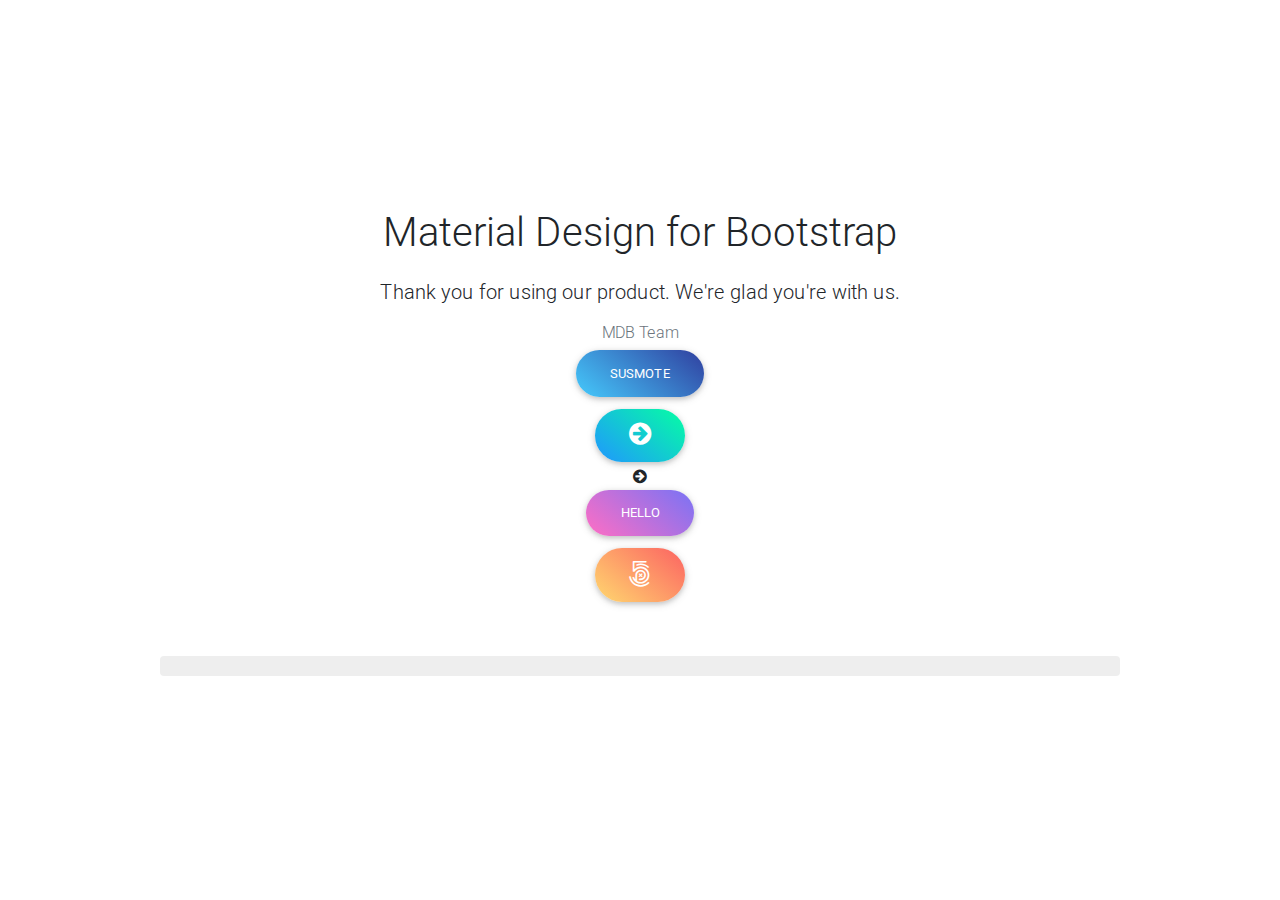
<file: progress.html>
<!DOCTYPE html>
<html lang="en">

<head>
    <meta charset="utf-8">
    <meta name="viewport" content="width=device-width, initial-scale=1, shrink-to-fit=no">
    <meta http-equiv="x-ua-compatible" content="ie=edge">
    <title>Material Design Bootstrap</title>
    <!-- Font Awesome -->
    <link rel="stylesheet" href="font/fontawesome/css/fontawesome-all.min.css">
    <!-- Bootstrap core CSS -->
    <link href="css/bootstrap.min.css" rel="stylesheet">
    <!-- Material Design Bootstrap -->
    <link href="css/mdb.min.css" rel="stylesheet">
    <!-- Your custom styles (optional) -->
    <link href="css/style.css" rel="stylesheet">
</head>

<body>

    <!-- Start your project here-->
    <div style="height: 100vh">
        <div class="flex-center flex-column">
            <h1 class="animated fadeIn mb-4">Material Design for Bootstrap</h1>

            <h5 class="animated fadeIn mb-3">Thank you for using our product. We're glad you're with us.</h5>

            <p class="animated fadeIn text-muted">MDB Team</p>
            <button class="animated fadeIn btn btn-rounded blue-gradient">susmote</button>
            <button class="animated fadeIn btn btn-rounded aqua-gradient"><i class="fa fa-2x fa-arrow-circle-right"></i></button>
            <i class="fa fa-arrow-circle-right"></i>
            <button class="animated fadeIn btn btn-rounded purple-gradient">hello</button>
            <button id="sure-btn" class="animated btn btn-rounded peach-gradient" onclick="fakeProgress(0, comein)"><i class="fa fa-500px fa-2x"></i></button>
            <div class="progress w-75 mt-5" id="comein" style="height: 20px;">
                <div class="progress-bar progress-bar-striped progress-bar-animated bg-success h" role="progressbar" style="width: 0%; height: 20px;" aria-valuenow="0" aria-valuemin="0" aria-valuemax="100"></div>
            </div>
        </div>
    </div>
    <!-- /Start your project here-->

    <!-- SCRIPTS -->
    <!-- JQuery -->
    <script type="text/javascript" src="js/jquery-3.3.1.min.js"></script>
    <!-- Bootstrap tooltips -->
    <script type="text/javascript" src="js/popper.min.js"></script>
    <!-- Bootstrap core JavaScript -->
    <script type="text/javascript" src="js/bootstrap.min.js"></script>
    <!-- MDB core JavaScript -->
    <script type="text/javascript" src="js/mdb.min.js"></script>
    <script type="text/javascript">
        function setLOAD(v, el) {
            var read = (document.all && document.getElementsByTagName);
            if (read || document.readyState == "complete")
                console.log(v);
                valueEl = el.children[0];
            {
                filterEl = el.children[0];
                valueEl.innerText = v + "%";
                filterEl.style.width = v + "%";
    
            }
        }
        function fakeProgress(v, el) {
            if (v > 100)
                location.href = "https://www.susmote.com";
            else {
                setLOAD(v, el);
                window.setTimeout("fakeProgress(" + (v+25) + ", document.all['" + el.id + "'])", 2000);
            }
        }
    </script>
</body>

</html>
</file>
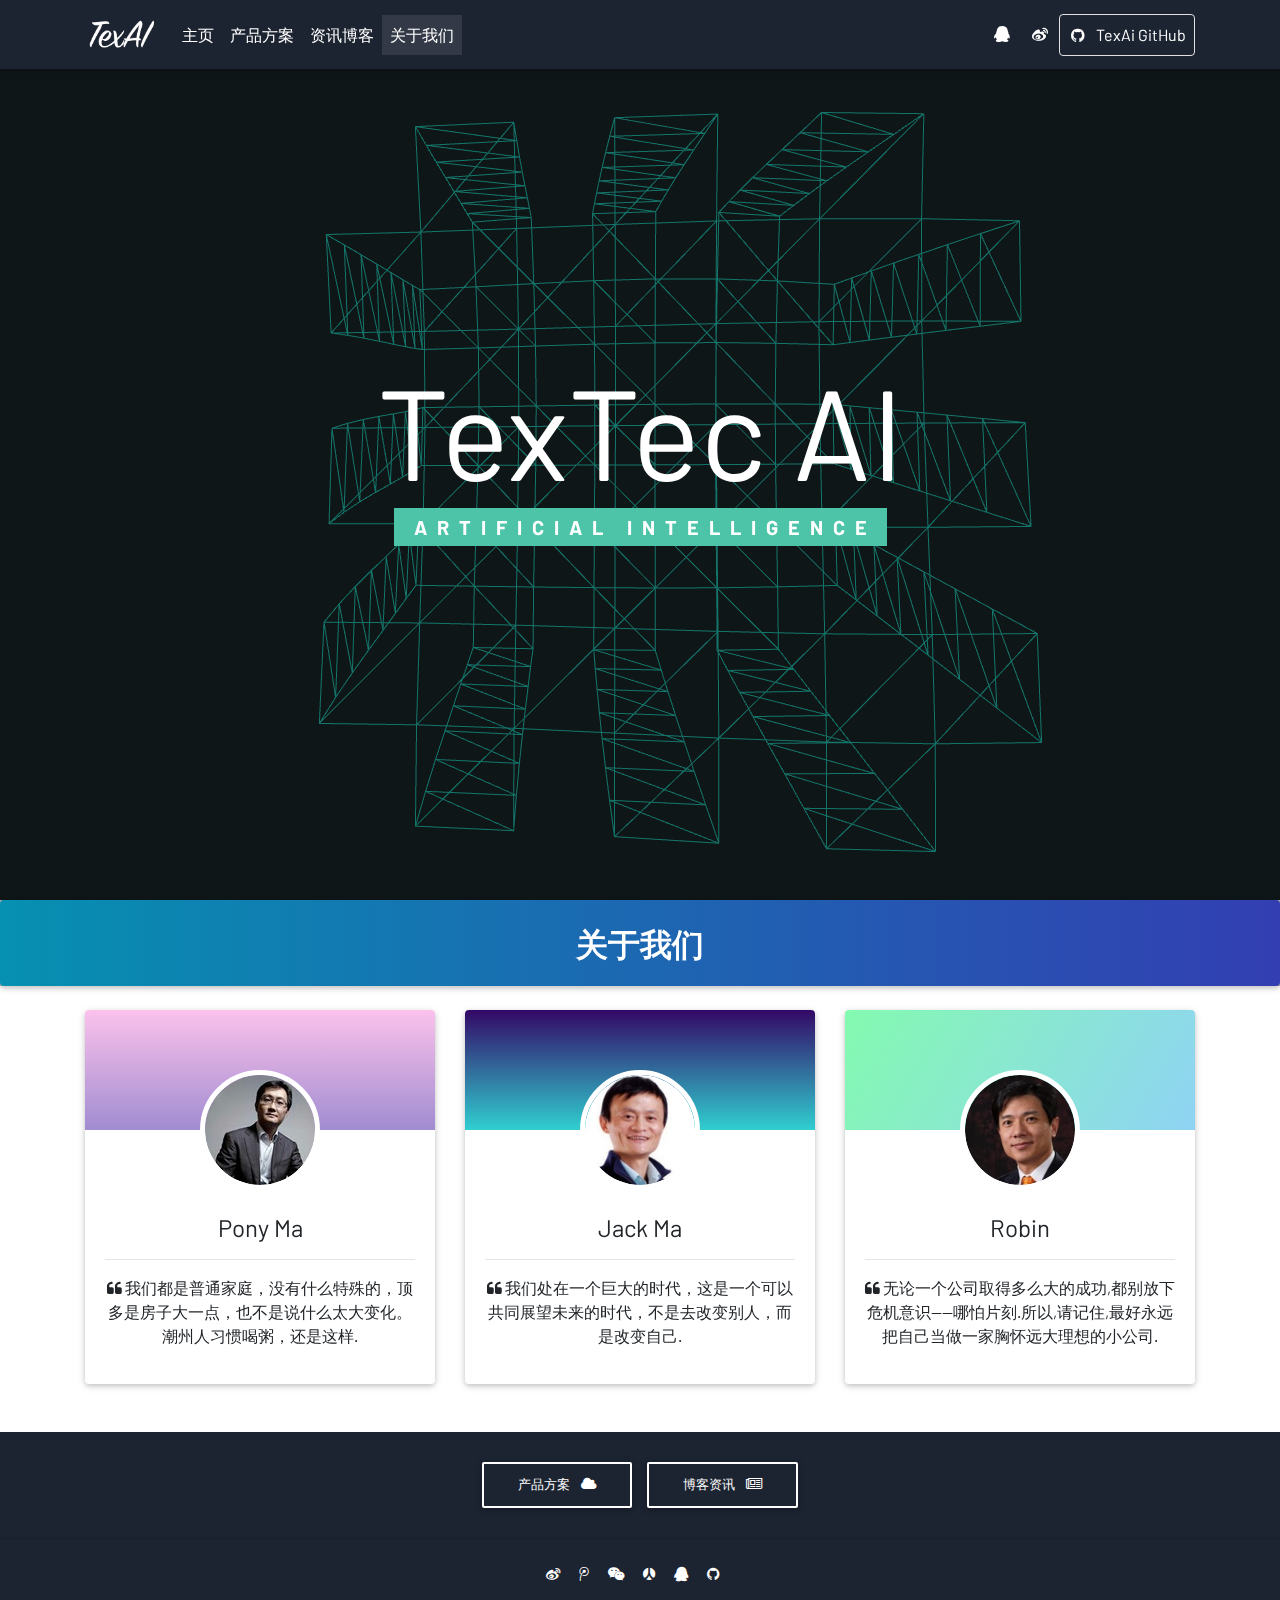
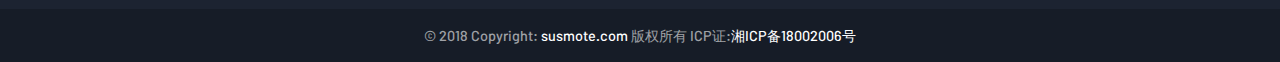
<file: webs/about.html>
<!DOCTYPE html>
<html lang="en">
<head>
    <meta charset="utf-8">
    <meta name="viewport" content="width=device-width, initial-scale=1, shrink-to-fit=no">
    <meta name="keywords" content="人工智能,TexAI开放平台,AI,AI软件,语音,speech,语音技术,图像,图像技术,NLP,自然语言,视频分析,视频技术,知识图谱,增强现实,大数据,数据智能,深度学习,机器学习,场景应用,解决方案,baiduai,ai.susmote.com,texai,texcar,texrengongzhineng,texrengongzhinengkaifangpingtai,texdanao,智能,人工神经网络,人工智能的未来,人工智能产品,什么是人工智能"/>
    <meta name="description" content="TexAI为你提供世界领先的语音、图像、NLP等多项人工智能技术，开放对话式人工智能系统、智能驾驶系统两大行业生态，共享AI领域最新的应用场景和解决方案，帮您提升竞争力，开创未来"/>
    <meta http-equiv="x-ua-compatible" content="ie=edge">
    <link rel="icon" type="image/x-icon" href="../img/TexAIico@1x.png" />
    <title>关于我们_一家冉冉升起的AI公司</title>
    <!--google font-->
    <link href="../css/googlefonts.css" rel="stylesheet">
    <!-- Font Awesome -->
    <link rel="stylesheet" href="../font/fontawesome/css/fontawesome-all.min.css">
    <!-- Bootstrap core CSS -->
    <link href="../css/bootstrap.min.css" rel="stylesheet">
    <!-- Material Design Bootstrap -->
    <link href="../css/mdb.min.css" rel="stylesheet">
    <!--threeD css-->
    <link href="../css/about.css" rel="stylesheet">
    <!-- Your custom styles (optional) -->
    <link href="../css/style.css" rel="stylesheet">
    <style type="text/css">

        html,
        body,
        header{
            height: 100%;
        }

        @media (min-width: 800px) and (max-width: 850px) {
            .navbar:not(.top-nav-collapse) {
                background: #1C2331!important;
            }
        }
    </style>
    <script>document.documentElement.className="js";var supportsCssVars=function(){var e,t=document.createElement("style");return t.innerHTML="root: { --tmp-var: bold; }",document.head.appendChild(t),e=!!(window.CSS&&window.CSS.supports&&window.CSS.supports("font-weight","var(--tmp-var)")),t.parentNode.removeChild(t),e};supportsCssVars()||alert("Please view this demo in a modern browser that supports CSS Variables.");</script>
</head>
<!--
  ______         ______          ____  __
 /_  __/__  _  _/_  __/__  _____/ __ )/ /___  ____ _
  / / / _ \| |/_// / / _ \/ ___/ __  / / __ \/ __ `/
 / / /  __/>  < / / /  __/ /__/ /_/ / / /_/ / /_/ /
/_/  \___/_/|_|/_/  \___/\___/_____/_/\____/\__, /
                                           /____/

             susmote.com  版权所有
             Author : susmote
             代码开源地址:https://github.com/susmote/TexAi  -->
<body>

    <!-- 导航栏 -->
    <nav class="navbar fixed-top navbar-expand-lg bg-bdark navbar-dark scrolling-navbar">
        <div class="container">

            <!-- 商标 -->
            <a class="navbar-brand waves-effect" href="http://ai.susmote.com">
                <img src="../img/TexAILogo.png" title="TexAI">
            </a>

            <!-- 小屏导航支持 -->
            <button class="navbar-toggler" type="button" data-toggle="collapse" data-target="#navbarSupportedContent" aria-controls="navbarSupportedContent"
                    aria-expanded="false" aria-label="Toggle navigation">
                <span class="navbar-toggler-icon"></span>
            </button>

            <!-- 导航链接 -->
            <div class="collapse navbar-collapse" id="navbarSupportedContent">

                <!-- left  -->
                <ul class="navbar-nav mr-auto">
                    <li class="nav-item">
                        <a class="nav-link" href="../index.html">主页 </a>
                    </li>
                    <li class="nav-item">
                        <a class="nav-link" href="product.html">产品方案</a>
                    </li>
                    <li class="nav-item">
                        <a class="nav-link" href="blog.html">资讯博客</a>
                    </li>
                    <li class="nav-item active">
                        <a class="nav-link" href="#">关于我们
                            <span class="sr-only">(current)</span>
                        </a>
                    </li>
                </ul>

                <!-- right -->
                <ul class="navbar-nav nav-flex-icons">
                    <li class="nav-item">
                        <a href="https://wpa.qq.com/msgrd?v=3&uin=1600465559&site=qq&menu=yes" class="nav-link" target="_blank">
                            <i class="fa fa-qq"></i>
                        </a>
                    </li>
                    <li class="nav-item">
                        <a href="https://weibo.com/texai" class="nav-link" target="_blank">
                            <i class="fa fa-weibo"></i>
                        </a>
                    </li>
                    <li class="nav-item">
                        <a href="https://github.com/susmote/TexAi" class="nav-link border border-light rounded"
                           target="_blank">
                            <i class="fa fa-github mr-2"></i>TexAi GitHub
                        </a>
                    </li>
                </ul>

            </div>

        </div>
    </nav>
    <!-- 导航栏 -->
    <!--主体层-->
    <main>
        <div class="canvas_test">
            <svg class="hidden">
                <symbol id="icon-arrow" viewBox="0 0 24 24">
                    <title>arrow</title>
                    <polygon points="6.3,12.8 20.9,12.8 20.9,11.2 6.3,11.2 10.2,7.2 9,6 3.1,12 9,18 10.2,16.8 "/>
                </symbol>
                <symbol id="icon-drop" viewBox="0 0 24 24">Heuristics
                    <title>drop</title>
                    <path d="M12,21c-3.6,0-6.6-3-6.6-6.6C5.4,11,10.8,4,11.4,3.2C11.6,3.1,11.8,3,12,3s0.4,0.1,0.6,0.3c0.6,0.8,6.1,7.8,6.1,11.2C18.6,18.1,15.6,21,12,21zM12,4.8c-1.8,2.4-5.2,7.4-5.2,9.6c0,2.9,2.3,5.2,5.2,5.2s5.2-2.3,5.2-5.2C17.2,12.2,13.8,7.3,12,4.8z"/><path d="M12,18.2c-0.4,0-0.7-0.3-0.7-0.7s0.3-0.7,0.7-0.7c1.3,0,2.4-1.1,2.4-2.4c0-0.4,0.3-0.7,0.7-0.7c0.4,0,0.7,0.3,0.7,0.7C15.8,16.5,14.1,18.2,12,18.2z"/>
                </symbol>
                <symbol id="icon-github" viewBox="0 0 32.6 31.8">
                    <title>github</title>
                    <path d="M16.3,0C7.3,0,0,7.3,0,16.3c0,7.2,4.7,13.3,11.1,15.5c0.8,0.1,1.1-0.4,1.1-0.8c0-0.4,0-1.4,0-2.8c-4.5,1-5.5-2.2-5.5-2.2c-0.7-1.9-1.8-2.4-1.8-2.4c-1.5-1,0.1-1,0.1-1c1.6,0.1,2.5,1.7,2.5,1.7c1.5,2.5,3.8,1.8,4.7,1.4c0.1-1.1,0.6-1.8,1-2.2c-3.6-0.4-7.4-1.8-7.4-8.1c0-1.8,0.6-3.2,1.7-4.4C7.4,10.7,6.8,9,7.7,6.8c0,0,1.4-0.4,4.5,1.7c1.3-0.4,2.7-0.5,4.1-0.5c1.4,0,2.8,0.2,4.1,0.5c3.1-2.1,4.5-1.7,4.5-1.7c0.9,2.2,0.3,3.9,0.2,4.3c1,1.1,1.7,2.6,1.7,4.4c0,6.3-3.8,7.6-7.4,8c0.6,0.5,1.1,1.5,1.1,3c0,2.2,0,3.9,0,4.5c0,0.4,0.3,0.9,1.1,0.8c6.5-2.2,11.1-8.3,11.1-15.5C32.6,7.3,25.3,0,16.3,0z"/>
                </symbol>
                <symbol id="icon-keyboard" viewBox="0 0 100 70">
                    <title>keyboard</title>
                    <path d="M 60.94,1.83 39.22,1.83 C 36.71,1.83 34.67,3.86 34.67,6.376 L 34.67,28.1 C 34.67,30.61 36.71,32.65 39.22,32.65 L 60.94,32.65 C 63.45,32.65 65.5,30.61 65.5,28.1 L 65.5,6.376 C 65.5,3.86 63.45,1.83 60.94,1.83 Z M 44.79,18.63 50.08,11.74 55.37,18.63 Z" opacity="0.2"/>
                    <path d="M 60.86,36.75 39.14,36.75 C 36.63,36.75 34.59,38.79 34.59,41.3 L 34.59,63.02 C 34.59,65.53 36.63,67.57 39.14,67.57 L 60.86,67.57 C 63.38,67.57 65.41,65.53 65.41,63.02 L 65.41,41.3 C 65.42,38.79 63.38,36.75 60.86,36.75 Z M 50.08,57.45 44.79,50.55 55.37,50.55 Z" opacity="0.2" />
                    <path d="M 95.45,36.75 73.73,36.75 C 71.22,36.75 69.18,38.79 69.18,41.3 L 69.18,63.02 C 69.18,65.53 71.22,67.57 73.73,67.57 L 95.45,67.57 C 97.97,67.57 100,65.53 100,63.02 L 100,41.3 C 100,38.79 97.97,36.75 95.45,36.75 Z M 83.4,57.45 83.4,46.86 90.3,52.16 Z" />
                    <path d="M 26.27,36.75 4.55,36.75 C 2.037,36.75 0,38.79 0,41.3 L 0,63.02 C 0,65.53 2.037,67.57 4.55,67.57 L 26.27,67.57 C 28.78,67.57 30.82,65.53 30.82,63.02 L 30.82,41.3 C 30.82,38.79 28.78,36.75 26.27,36.75 Z M 16.69,57.45 9.79,52.16 16.69,46.86 Z" />
                </symbol>
            </svg>
            <main>
                <div class="content">
                    <canvas class="scene scene--full" id="scene"></canvas>
                    <div class="content__inner">
                        <h2 class="content__title animated bounce jello">TexTec AI</h2>
                        <h3 class="content__subtitle animated bounce jello">Artificial Intelligence</h3>
                    </div>
                </div>
            </main>
        </div>
        <div class="card card-intro sky-gradient" style="margin-top: 0px;">
            <div class="card-body white-text rgba-black-light text-center">
                <div class="row d-flex justify-content-center">
                    <div class="col-md-6">
                        <h1 class="font-weight-bold h2 mt-0 wow fadeInUpBig">关于我们</h1>
                    </div>
                </div>
            </div>
        </div>
        <div class="container">

            <section class="text-center">

                <div class="row mt-4">
                    <div class="col-lg-4 col-md-12 mb-4">

                        <div class="card testimonial-card wow bounceInLeft" data-wow-delay="1s">

                            <div class="card-up night-fade-gradient">
                            </div>
                            <!--头像-->
                            <div class="avatar mx-auto"><img src="../img/about_avater01.jpeg" class="rounded-circle img-responsive">
                            </div>

                            <div class="card-body">
                                <!--姓名-->
                                <h4 class="card-title mt-1">Pony Ma</h4>
                                <hr>
                                <!--介绍-->
                                <p><i class="fa fa-quote-left"></i> 我们都是普通家庭，没有什么特殊的，顶多是房子大一点，也不是说什么太大变化。潮州人习惯喝粥，还是这样.</p>
                            </div>

                        </div>

                    </div>

                    <div class="col-lg-4 col-md-12 mb-4">

                        <div class="card testimonial-card wow bounceInUp" data-wow-delay="1s">

                            <div class="card-up morpheus-den-gradient">
                            </div>

                            <!--头像-->
                            <div class="avatar mx-auto"><img src="../img/about_avater02.jpeg" class="rounded-circle img-responsive">
                            </div>

                            <div class="card-body">
                                <!--姓名-->
                                <h4 class="card-title mt-1">Jack Ma</h4>
                                <hr>
                                <!--介绍-->
                                <p><i class="fa fa-quote-left"></i> 我们处在一个巨大的时代，这是一个可以共同展望未来的时代，不是去改变别人，而是改变自己.</p>
                            </div>

                        </div>
                        <!--Card-->

                    </div>

                    <div class="col-lg-4 col-md-12 mb-4">

                        <div class="card testimonial-card wow bounceInRight" data-wow-delay="1s">

                            <div class="card-up tempting-azure-gradient"></div>

                            <!--头像-->
                            <div class="avatar mx-auto"><img src="../img/about_avater03.jpeg" class="rounded-circle img-responsive">
                            </div>

                            <div class="card-body">
                                <!--姓名-->
                                <h4 class="card-title mt-1">Robin</h4>
                                <hr>
                                <!--介绍-->
                                <p><i class="fa fa-quote-left"></i> 无论一个公司取得多么大的成功,都别放下危机意识——哪怕片刻.所以,请记住,最好永远把自己当做一家胸怀远大理想的小公司.</p>
                            </div>

                        </div>

                    </div>

                </div>

            </section>
    </main>

    <!--Footer-->
    <footer class="page-footer text-center font-small mt-4 wow fadeIn">
        <!--快速链接层-->
        <div class="pt-4">
            <a class="btn btn-outline-white" href="product.html" target="_blank" role="button">产品方案
                <i class="fa fa-cloud ml-2"></i>
            </a>
            <a class="btn btn-outline-white" href="blog.html" target="_blank" role="button">博客资讯
                <i class="fa fa-newspaper-o ml-2"></i>
            </a>
        </div>
        <!--/.end-->
        <hr class="my-4">

        <!--社交图标层  -->
        <div class="pb-4">
            <a href="https://www.weibo.com/texai" target="_blank">
                <i class="fa fa-weibo mr-3"></i>
            </a>

            <a href="http://t.qq.com/texai" target="_blank">
                <i class="fa fa-tencent-weibo mr-3"></i>
            </a>

            <a href="https://weixin.qq.com" target="_blank">
                <i class="fa fa-weixin mr-3"></i>
            </a>

            <a href="http://www.renren.com" target="_blank">
                <i class="fa fa-renren mr-3"></i>
            </a>

            <a href="https://wpa.qq.com/msgrd?v=3&uin=1600465559&site=qq&menu=yes" target="_blank">
                <i class="fa fa-qq mr-3"></i>
            </a>

            <a href="https://github.com/susmote/TexAi" target="_blank">
                <i class="fa fa-github mr-3"></i>
            </a>

        </div>
        <!-- 社交图标 -->

        <!--版权申明-->
        <div class="footer-copyright py-3">
            © 2018 Copyright:
            <a href="https://www.susmote.com" target="_blank">susmote.com </a>
            版权所有 ICP证:<a href="http://www.miitbeian.gov.cn" target="_blank">湘ICP备18002006号</a>

        </div>
        <!--/.版权申明-->

    </footer>
    <!--/.Footer-->
    <!-- SCRIPTS -->
    <!-- JQuery -->
    <script type="text/javascript" src="../js/jquery-3.3.1.min.js"></script>
    <!-- Bootstrap tooltips -->
    <script type="text/javascript" src="../js/popper.min.js"></script>
    <!-- Bootstrap core JavaScript -->
    <script type="text/javascript" src="../js/bootstrap.min.js"></script>
    <!-- MDB core JavaScript -->
    <script type="text/javascript" src="../js/mdb.min.js"></script>
    <!--three js-->
    <script src="../js/three.min.js"></script>
    <script src="../js/perlin.js"></script>
    <script src="../js/TweenMax.min.js"></script>
    <!--Base core JavaScript-->
    <script type="text/javascript" src="../js/base.js"></script>
    <!-- Initializations -->
    <script type="text/javascript">
        // 动画效果初始化
        new WOW().init();
    </script>
</body>
</html>
</file>
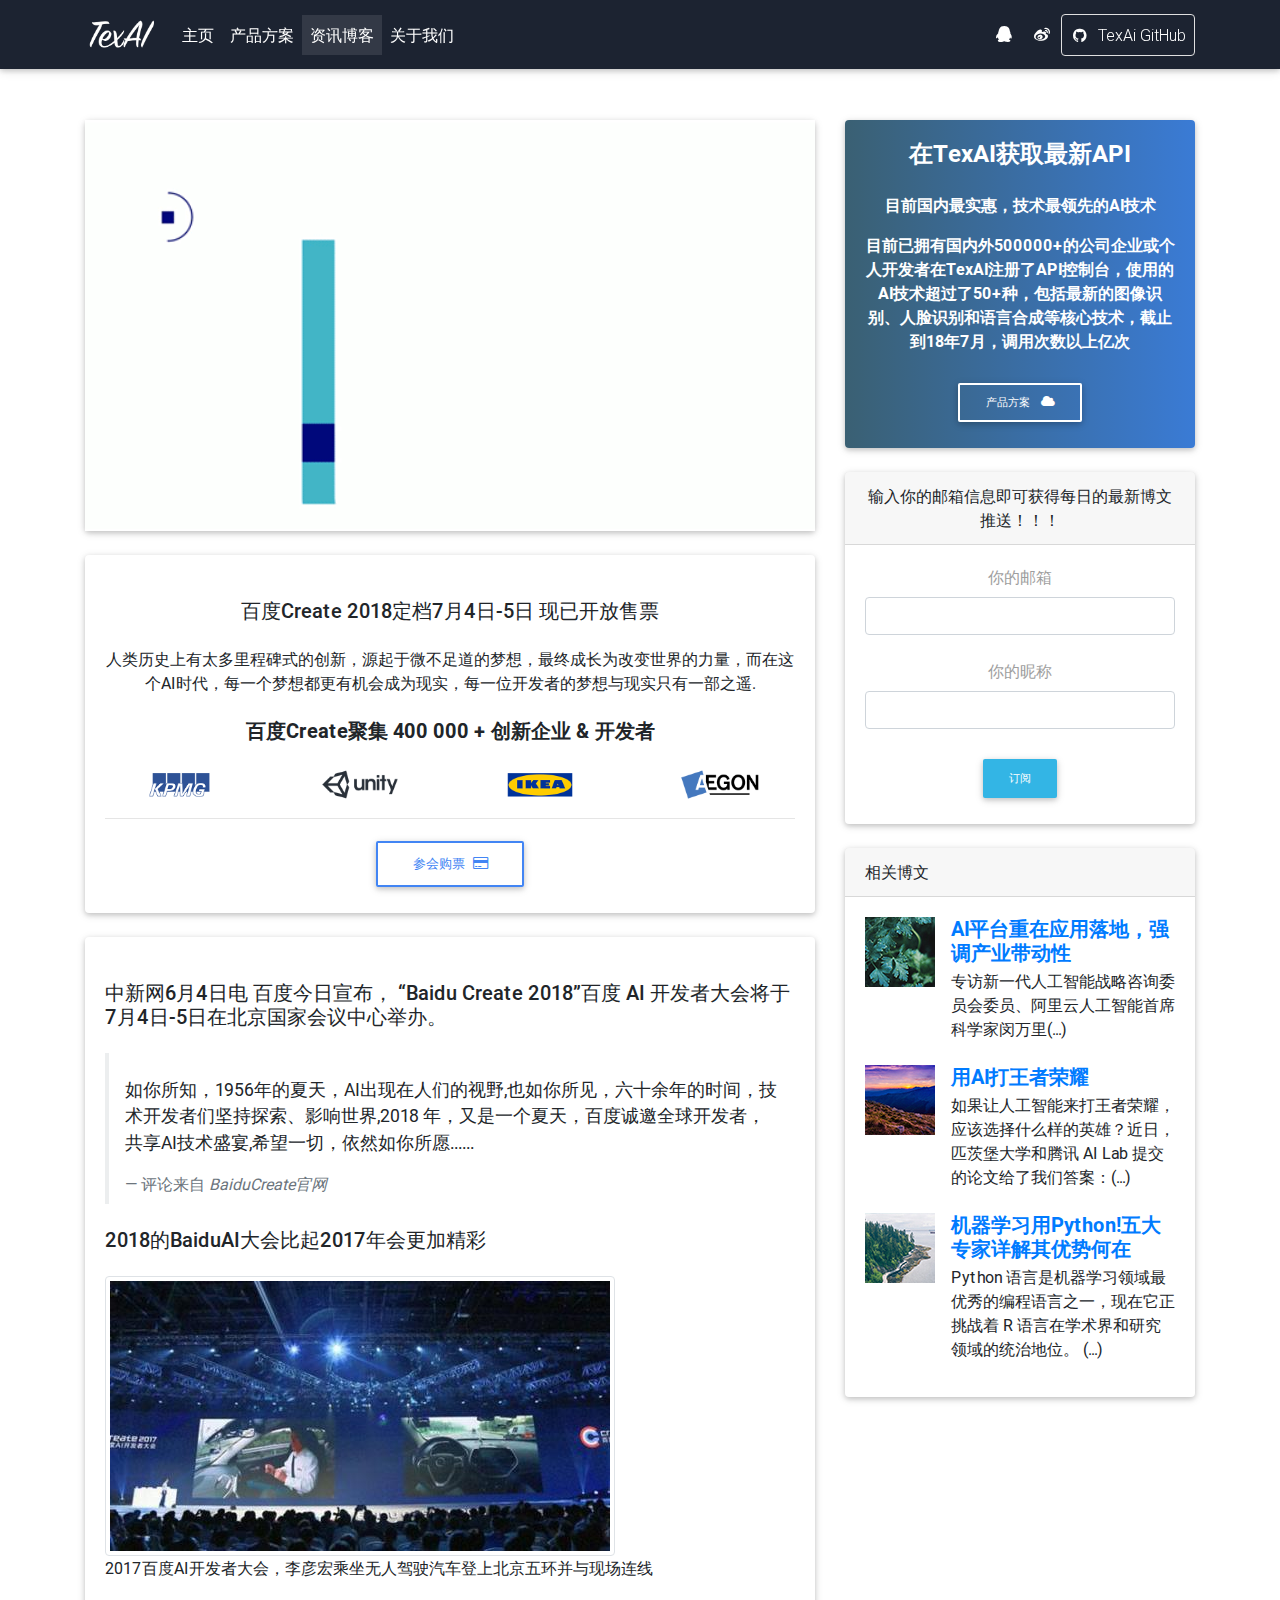
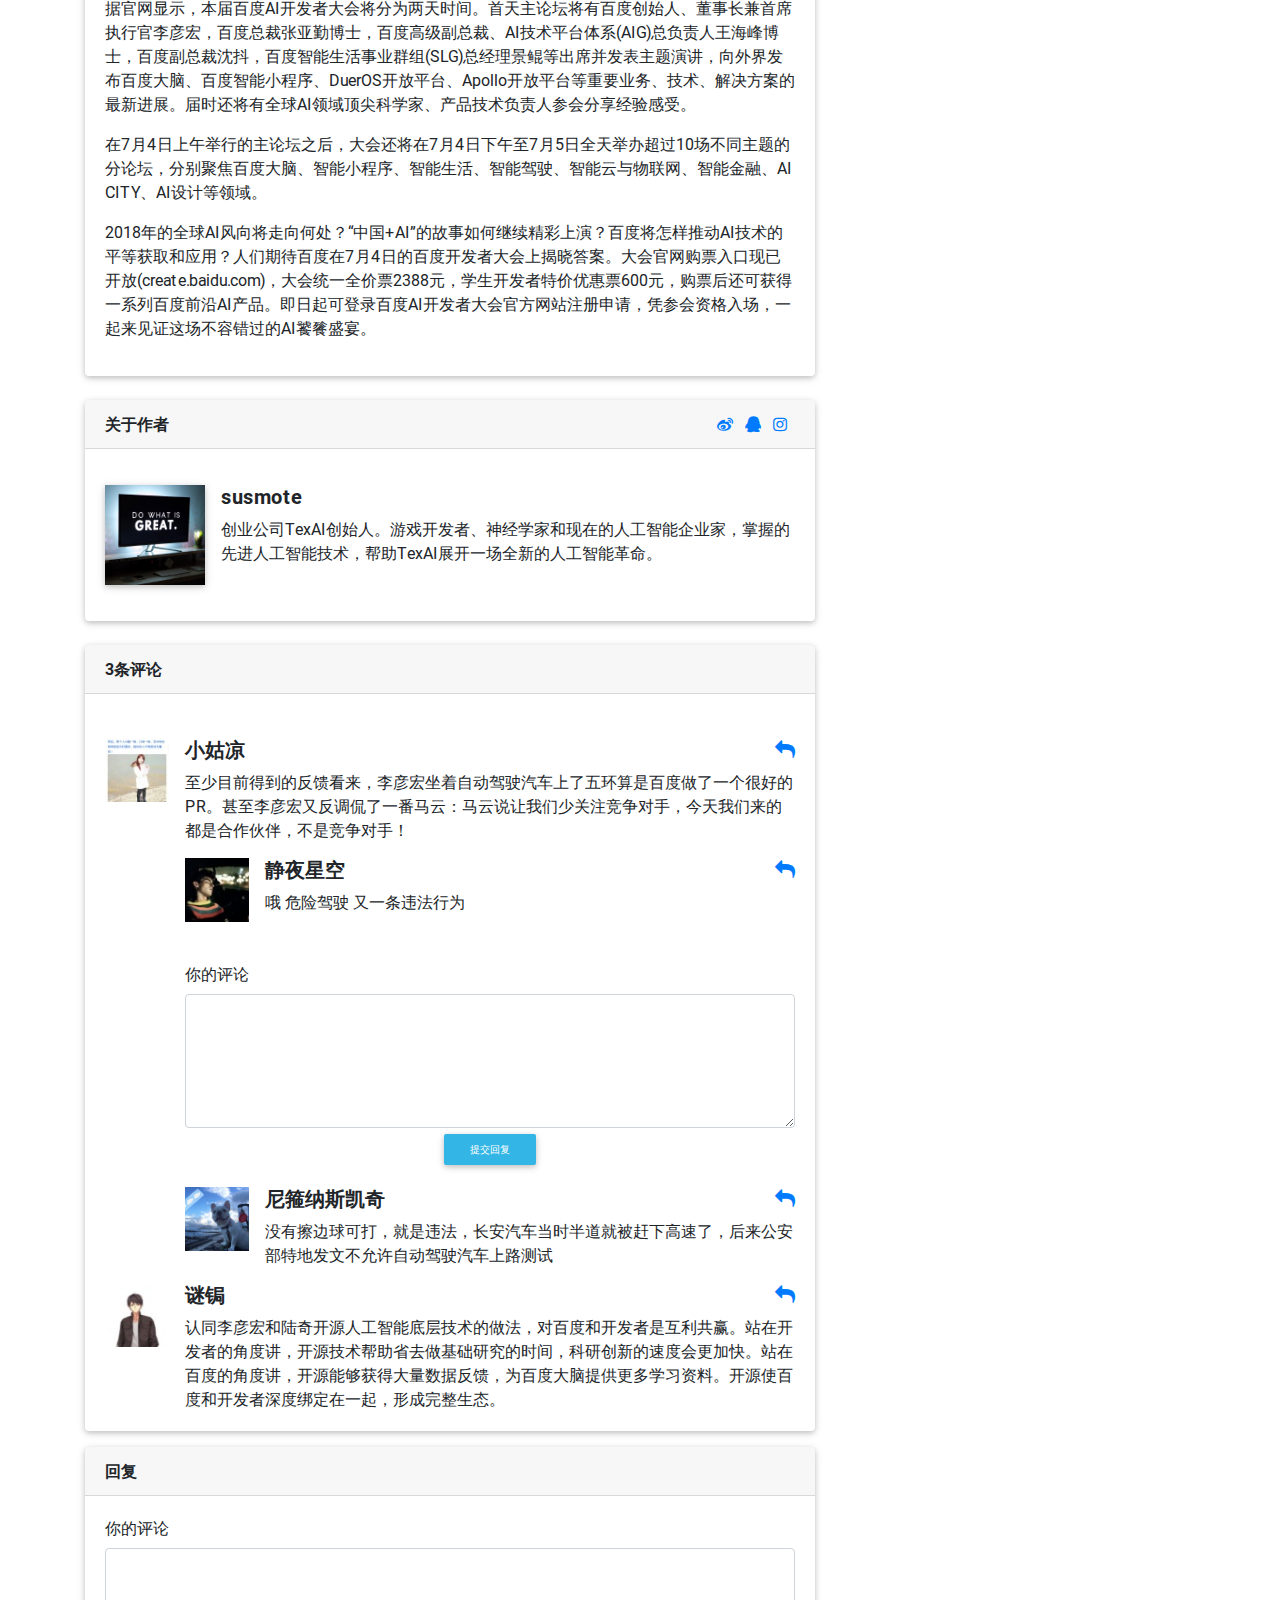
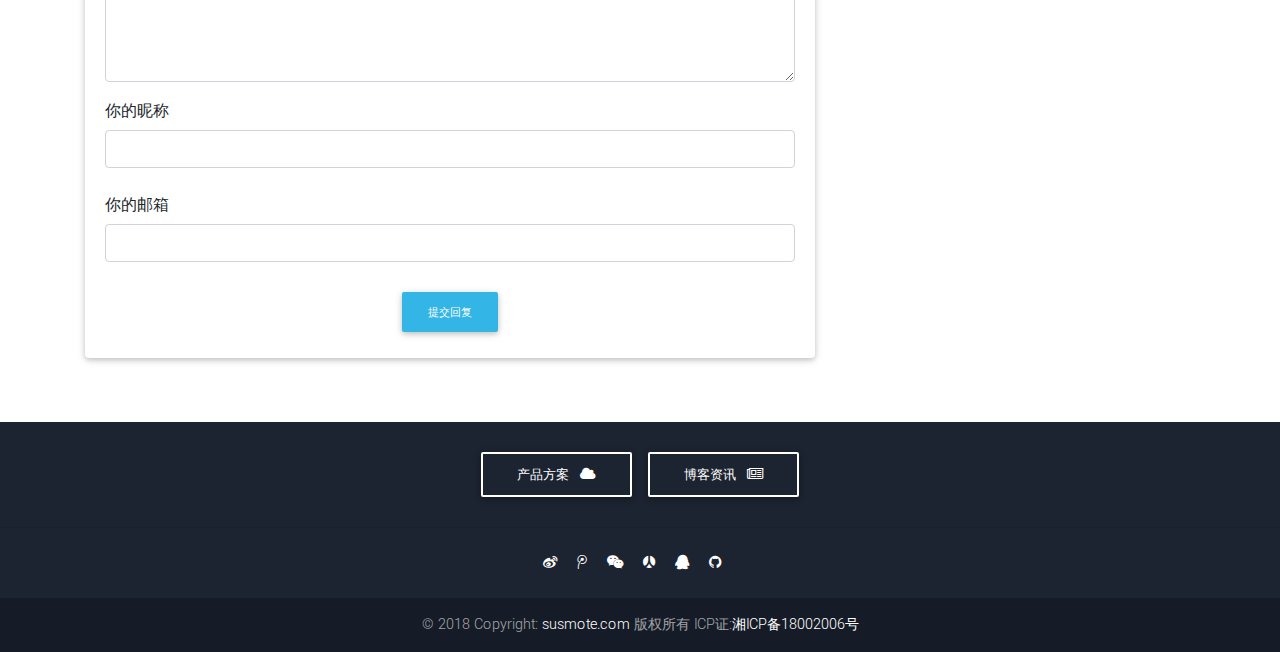
<file: webs/blog.html>
<!DOCTYPE html>
<html lang="en">
<head>
    <meta charset="utf-8">
    <meta name="viewport" content="width=device-width, initial-scale=1, shrink-to-fit=no">
    <meta name="keywords" content="人工智能,TexAI开放平台,AI,AI软件,语音,speech,语音技术,图像,图像技术,NLP,自然语言,视频分析,视频技术,知识图谱,增强现实,大数据,数据智能,深度学习,机器学习,场景应用,解决方案,baiduai,ai.susmote.com,texai,texcar,texrengongzhineng,texrengongzhinengkaifangpingtai,texdanao,智能,人工神经网络,人工智能的未来,人工智能产品,什么是人工智能"/>
    <meta name="description" content="TexAI为你提供世界领先的语音、图像、NLP等多项人工智能技术，开放对话式人工智能系统、智能驾驶系统两大行业生态，共享AI领域最新的应用场景和解决方案，帮您提升竞争力，开创未来"/>
    <meta http-equiv="x-ua-compatible" content="ie=edge">
    <link rel="icon" type="image/x-icon" href="../img/TexAIico@1x.png" />
    <title>资讯博客_发现更前沿的人工智能技术</title>
    <!-- Font Awesome -->
    <link rel="stylesheet" href="../font/fontawesome/css/fontawesome-all.min.css">
    <!-- Bootstrap core CSS -->
    <link href="../css/bootstrap.min.css" rel="stylesheet">
    <!-- Material Design Bootstrap -->
    <link href="../css/mdb.min.css" rel="stylesheet">
    <!-- html5 dplayer -->
    <link href="../css/DPlayer.min.css" rel="stylesheet">
    <!-- Your custom styles (optional) -->
    <link href="../css/style.css" rel="stylesheet">
    <style type="text/css">

        html,
        body,
        header{
            height: 100%;
        }

        @media (min-width: 800px) and (max-width: 850px) {
            .navbar:not(.top-nav-collapse) {
                background: #1C2331!important;
            }
        }
    </style>
</head>
<!--
  ______         ______          ____  __
 /_  __/__  _  _/_  __/__  _____/ __ )/ /___  ____ _
  / / / _ \| |/_// / / _ \/ ___/ __  / / __ \/ __ `/
 / / /  __/>  < / / /  __/ /__/ /_/ / / /_/ / /_/ /
/_/  \___/_/|_|/_/  \___/\___/_____/_/\____/\__, /
                                           /____/

             susmote.com  版权所有
             Author : susmote
             代码开源地址:https://github.com/susmote/TexAi  -->
<body>

<!-- 导航栏 -->
<nav class="navbar fixed-top navbar-expand-lg bg-bdark navbar-dark scrolling-navbar">
    <div class="container">

        <!-- 商标 -->
        <a class="navbar-brand waves-effect" href="http://ai.susmote.com">
            <img src="../img/TexAILogo.png" title="TexAI">
        </a>

        <!-- 小屏导航支持 -->
        <button class="navbar-toggler" type="button" data-toggle="collapse" data-target="#navbarSupportedContent" aria-controls="navbarSupportedContent"
                aria-expanded="false" aria-label="Toggle navigation">
            <span class="navbar-toggler-icon"></span>
        </button>

        <!-- 导航链接 -->
        <div class="collapse navbar-collapse" id="navbarSupportedContent">

            <!-- left  -->
            <ul class="navbar-nav mr-auto">
                <li class="nav-item">
                    <a class="nav-link" href="../index.html">主页 </a>
                </li>
                <li class="nav-item">
                    <a class="nav-link" href="product.html">产品方案</a>
                </li>
                <li class="nav-item active">
                    <a class="nav-link" href="#">资讯博客
                        <span class="sr-only">(current)</span>
                    </a>
                </li>
                <li class="nav-item ">
                    <a class="nav-link" href="about.html">关于我们
                    </a>
                </li>
            </ul>

            <!-- right -->
            <ul class="navbar-nav nav-flex-icons">
                <li class="nav-item">
                    <a href="https://wpa.qq.com/msgrd?v=3&uin=1600465559&site=qq&menu=yes" class="nav-link" target="_blank">
                        <i class="fa fa-qq"></i>
                    </a>
                </li>
                <li class="nav-item">
                    <a href="https://weibo.com/texai" class="nav-link" target="_blank">
                        <i class="fa fa-weibo"></i>
                    </a>
                </li>
                <li class="nav-item">
                    <a href="https://github.com/susmote/TexAi" class="nav-link border border-light rounded"
                       target="_blank">
                        <i class="fa fa-github mr-2"></i>TexAi GitHub
                    </a>
                </li>
            </ul>

        </div>

    </div>
</nav>
<!-- 导航栏 -->
<!--主体层-->
<main class="mt-5 pt-5">
    <div class="container">

        <section class="mt-4">

            <div class="row">
                <!--博文区-->
                <div class="col-md-8 mb-4">

                    <div class="card mb-4 wow fadeIn">

                        <img src="../img/blog_pre_post.gif" class="img-fluid" alt="">

                    </div>

                    <!--简介-->
                    <div class="card mb-4 wow fadeIn">

                        <div class="card-body text-center">

                            <p class="h5 my-4">百度Create 2018定档7月4日-5日 现已开放售票</p>

                            <p>人类历史上有太多里程碑式的创新，源起于微不足道的梦想，最终成长为改变世界的力量，而在这个AI时代，每一个梦想都更有机会成为现实，每一位开发者的梦想与现实只有一部之遥.</p>

                            <h5 class="my-4">
                                <strong>百度Create聚集 400 000 + 创新企业 &amp; 开发者</strong>
                            </h5>

                            <!-- Logo轮播 -->
                            <div id="" class="carousel slide" data-ride="carousel" data-interval="1800">
                                <div class="carousel-inner">
                                    <!-- First-->
                                    <div class="carousel-item">
                                        <div class="row">

                                            <div class="col-lg-3 col-md-6 d-flex align-items-center justify-content-center">
                                                <img src="../img/brand_nike.png" class="img-fluid px-4" alt="Nike - logo" style="max-height: 40px">
                                            </div>

                                            <div class="col-lg-3 col-md-6 d-flex align-items-center justify-content-center">
                                                <img src="../img/brand_amazon.png" class="img-fluid px-4" alt="Amazon - logo" style="max-height: 40px">
                                            </div>

                                            <div class="col-lg-3 col-md-6 d-flex align-items-center justify-content-center">
                                                <img src="../img/brand_sony.png" class="img-fluid px-4" alt="Sony - logo" style="max-height: 40px">
                                            </div>

                                            <div class="col-lg-3 col-md-6 d-flex align-items-center justify-content-center">
                                                <img src="../img/brand_samsung.png" class="img-fluid px-4" alt="Samsung - logo" style="max-height: 40px">
                                            </div>

                                        </div>
                                    </div>
                                    <!-- First-->

                                    <!-- Second -->
                                    <div class="carousel-item active carousel-item-left">
                                        <div class="row">

                                            <div class="col-lg-3 col-md-6 d-flex align-items-center justify-content-center">
                                                <img src="../img/brand_airbus.png" class="img-fluid px-4" alt="Airbus - logo" style="max-height: 40px">
                                            </div>

                                            <div class="col-lg-3 col-md-6 d-flex align-items-center justify-content-center">
                                                <img src="../img/brand_yahoo.png" class="img-fluid px-4" alt="Yahoo - logo" style="max-height: 40px">
                                            </div>

                                            <div class="col-lg-3 col-md-6 d-flex align-items-center justify-content-center">
                                                <img src="../img/brand_deloitte.png" class="img-fluid px-4" alt="Deloitte - logo" style="max-height: 40px">
                                            </div>

                                            <div class="col-lg-3 col-md-6 d-flex align-items-center justify-content-center">
                                                <img src="../img/brand_ge.png" class="img-fluid px-4" alt="GE - logo" style="max-height: 40px">
                                            </div>

                                        </div>
                                    </div>
                                    <!-- Second -->

                                    <!-- Third -->
                                    <div class="carousel-item carousel-item-next carousel-item-left">
                                        <div class="row">

                                            <div class="col-lg-3 col-md-6 d-flex align-items-center justify-content-center">
                                                <img src="../img/brand_kpmg.png" class="img-fluid px-4" alt="KPMG - logo" style="max-height: 40px">
                                            </div>

                                            <div class="col-lg-3 col-md-6 d-flex align-items-center justify-content-center">
                                                <img src="../img/brand_unity.png" class="img-fluid px-4" alt="Unity - logo" style="max-height: 40px">
                                            </div>

                                            <div class="col-lg-3 col-md-6 d-flex align-items-center justify-content-center">
                                                <img src="../img/brand_ikea.png" class="img-fluid px-4" alt="Ikea - logo" style="max-height: 40px">
                                            </div>

                                            <div class="col-lg-3 col-md-6 d-flex align-items-center justify-content-center">
                                                <img src="../img/brand_aegon.png" class="img-fluid px-4" alt="Aegon - logo" style="max-height: 40px">
                                            </div>

                                        </div>
                                    </div>
                                    <!-- Third -->
                                </div>
                            </div>
                            <!-- Logo 轮播 -->

                            <hr>

                            <a class="btn btn-outline-primary" onclick="alert('很抱歉，本平台不提供卖票链接！！！');" role="button">参会购票<i class="fa fa-credit-card ml-2"></i></a>

                        </div>

                    </div>
                    <!--/.简介-->

                    <!--详情-->
                    <div class="card mb-4 wow fadeIn">

                        <div class="card-body">

                            <p class="h5 my-4">中新网6月4日电  百度今日宣布， “Baidu Create 2018”百度 AI 开发者大会将于7月4日-5日在北京国家会议中心举办。</p>


                            <blockquote class="blockquote">
                                <p class="mb-0">如你所知，1956年的夏天，AI出现在人们的视野,也如你所见，六十余年的时间，技术开发者们坚持探索、影响世界,2018 年，又是一个夏天，百度诚邀全球开发者，共享AI技术盛宴,希望一切，依然如你所愿......
</p>
                                <footer class="blockquote-footer">评论来自
                                    <cite title="Source Title">BaiduCreate官网</cite>
                                </footer>
                            </blockquote>

                            <p class="h5 my-4">2018的BaiduAI大会比起2017年会更加精彩 </p>
                          
                          	<img class="img-fluid img-thumbnail" src="../img/article-post.jpg">
                          
                          	<p><blackquote>2017百度AI开发者大会，李彦宏乘坐无人驾驶汽车登上北京五环并与现场连线</blackquote></p>

                            <p>据官网显示，本届百度AI开发者大会将分为两天时间。首天主论坛将有百度创始人、董事长兼首席执行官李彦宏，百度总裁张亚勤博士，百度高级副总裁、AI技术平台体系(AIG)总负责人王海峰博士，百度副总裁沈抖，百度智能生活事业群组(SLG)总经理景鲲等出席并发表主题演讲，向外界发布百度大脑、百度智能小程序、DuerOS开放平台、Apollo开放平台等重要业务、技术、解决方案的最新进展。届时还将有全球AI领域顶尖科学家、产品技术负责人参会分享经验感受。</p>

                            <p>在7月4日上午举行的主论坛之后，大会还将在7月4日下午至7月5日全天举办超过10场不同主题的分论坛，分别聚焦百度大脑、智能小程序、智能生活、智能驾驶、智能云与物联网、智能金融、AI CITY、AI设计等领域。</p>

                            <p>2018年的全球AI风向将走向何处？“中国+AI”的故事如何继续精彩上演？百度将怎样推动AI技术的平等获取和应用？人们期待百度在7月4日的百度开发者大会上揭晓答案。大会官网购票入口现已开放(create.baidu.com)，大会统一全价票2388元，学生开发者特价优惠票600元，购票后还可获得一系列百度前沿AI产品。即日起可登录百度AI开发者大会官方网站注册申请，凭参会资格入场，一起来见证这场不容错过的AI饕餮盛宴。</p>

                        </div>

                    </div>
                    <!--/.详情-->

                    <!--作者-->
                    <div class="card mb-4 wow fadeIn">

                        <div class="card-header font-weight-bold">
                            <span>关于作者</span>
                            <span class="pull-right">
                                    <a href="javasctipt:" onclick="alert('微博正在注册中')">
                                        <i class="fa fa-weibo mr-2"></i>
                                    </a>
                                    <a href="javasctipt:" onclick="alert('QQ怎么可能告诉你')">
                                        <i class="fa fa-qq mr-2"></i>
                                    </a>
                                    <a href="javasctipt:" onclick="alert('这东西我不用')">
                                        <i class="fa fa-instagram mr-2"></i>
                                    </a>
                                </span>
                        </div>

                        <!--详细情况-->
                        <div class="card-body">

                            <div class="media d-block d-md-flex mt-3">
                                <img class="d-flex mb-3 mx-auto z-depth-1" src="../img/article-author.jpg" alt="susmote"
                                     style="width: 100px;">
                                <div class="media-body text-center text-md-left ml-md-3 ml-0">
                                    <h5 class="mt-0 font-weight-bold">susmote
                                    </h5>
                                    创业公司TexAI创始人。游戏开发者、神经学家和现在的人工智能企业家，掌握的先进人工智能技术，帮助TexAI展开一场全新的人工智能革命。
                                </div>
                            </div>

                        </div>

                    </div>
                    <!--/.详细情况-->

                    <!--评论-->
                    <div class="card card-comments mb-3 wow fadeIn">
                        <div class="card-header font-weight-bold">3条评论</div>
                        <div class="card-body">

                            <div class="media d-block d-md-flex mt-4">
                                <img class="d-flex mb-3 mx-auto " src="../img/comment_author01.jpg" alt="小姑凉">
                                <div class="media-body text-center text-md-left ml-md-3 ml-0">
                                    <h5 class="mt-0 font-weight-bold">小姑凉
                                        <a href="" class="pull-right">
                                            <i class="fa fa-reply"></i>
                                        </a>
                                    </h5>
                                    至少目前得到的反馈看来，李彦宏坐着自动驾驶汽车上了五环算是百度做了一个很好的PR。甚至李彦宏又反调侃了一番马云：马云说让我们少关注竞争对手，今天我们来的都是合作伙伴，不是竞争对手！

                                    <div class="media d-block d-md-flex mt-3">
                                        <img class="d-flex mb-3 mx-auto " src="../img/comment_author02.jpg" alt="静夜星空">
                                        <div class="media-body text-center text-md-left ml-md-3 ml-0">
                                            <h5 class="mt-0 font-weight-bold">静夜星空
                                                <a href="" class="pull-right">
                                                    <i class="fa fa-reply"></i>
                                                </a>
                                            </h5>
                                            哦 危险驾驶 又一条违法行为
                                        </div>
                                    </div>

                                    <!-- 快速回复 -->
                                    <div class="form-group mt-4">
                                        <label for="quickReplyFormComment">你的评论</label>
                                        <textarea class="form-control" rows="5"></textarea>

                                        <div class="text-center">
                                            <button class="btn btn-info btn-sm" type="submit">提交回复</button>
                                        </div>
                                    </div>


                                    <div class="media d-block d-md-flex mt-3">
                                        <img class="d-flex mb-3 mx-auto " src="../img/comment_author03.jpg" alt="尼箍纳斯凯奇">
                                        <div class="media-body text-center text-md-left ml-md-3 ml-0">
                                            <h5 class="mt-0 font-weight-bold">尼箍纳斯凯奇
                                                <a href="" class="pull-right">
                                                    <i class="fa fa-reply"></i>
                                                </a>
                                            </h5>
                                            没有擦边球可打，就是违法，长安汽车当时半道就被赶下高速了，后来公安部特地发文不允许自动驾驶汽车上路测试
                                        </div>
                                    </div>
                                </div>
                            </div>
                            <div class="media d-block d-md-flex mt-3">
                                <img class="d-flex mb-3 mx-auto " src="../img/comment_author04.jpg" alt="谜锔">
                                <div class="media-body text-center text-md-left ml-md-3 ml-0">
                                    <h5 class="mt-0 font-weight-bold">谜锔
                                        <a href="" class="pull-right">
                                            <i class="fa fa-reply"></i>
                                        </a>
                                    </h5>
                                    认同李彦宏和陆奇开源人工智能底层技术的做法，对百度和开发者是互利共赢。站在开发者的角度讲，开源技术帮助省去做基础研究的时间，科研创新的速度会更加快。站在百度的角度讲，开源能够获得大量数据反馈，为百度大脑提供更多学习资料。开源使百度和开发者深度绑定在一起，形成完整生态。
                                </div>
                            </div>

                        </div>
                    </div>
                    <!--/.评论-->

                    <!--回复-->
                    <div class="card mb-3 wow fadeIn">
                        <div class="card-header font-weight-bold">回复</div>
                        <div class="card-body">

                            <form>

                                <!-- 回复内容 -->
                                <div class="form-group">
                                    <label for="replyFormComment">你的评论</label>
                                    <textarea class="form-control" rows="5"></textarea>
                                </div>

                                <!-- 昵称 -->
                                <label for="replyFormName">你的昵称</label>
                                <input type="email" id="replyFormName" class="form-control">

                                <br>

                                <!-- 邮箱 -->
                                <label for="replyFormEmail">你的邮箱</label>
                                <input type="email" id="replyFormEmail" class="form-control">


                                <div class="text-center mt-4">
                                    <button class="btn btn-info btn-md" type="submit">提交回复</button>
                                </div>
                            </form>



                        </div>
                    </div>
                    <!--/.回复-->

                </div>
                <!--/博文区-->

                <!--侧边广告区-->
                <div class="col-md-4 mb-4">

                    <!--Jumbotron-->
                    <div class="card gradient-custom mb-4 wow fadeIn">

                        <div class="card-body text-white text-center">

                            <h4 class="mb-4">
                                <strong>在TexAI获取最新API</strong>
                            </h4>
                            <p>
                                <strong>目前国内最实惠，技术最领先的AI技术</strong>
                            </p>
                            <p class="mb-4">
                                <strong>目前已拥有国内外500000+的公司企业或个人开发者在TexAI注册了API控制台，使用的AI技术超过了50+种，包括最新的图像识别、人脸识别和语言合成等核心技术，截止到18年7月，调用次数以上亿次</strong>
                            </p>
                            <a target="_blank" href="product.html" class="btn btn-outline-white btn-md">产品方案
                                <i class="fa fa-cloud ml-2"></i>
                            </a>

                        </div>
                    </div>
                    <!--Jumbotron-->

                    <!--订阅区-->
                    <div class="card mb-4 text-center wow fadeIn">

                        <div class="card-header">输入你的邮箱信息即可获得每日的最新博文推送！！！</div>

                        <div class="card-body">

                            <!-- 订阅信息 -->
                            <form>

                                <!-- email -->
                                <label for="defaultFormEmailEx" class="grey-text">你的邮箱</label>
                                <input type="email" class="form-control">

                                <br>

                                <!-- nickname -->
                                <label for="defaultFormNameEx" class="grey-text">你的昵称</label>
                                <input type="text" class="form-control">

                                <div class="text-center mt-4">
                                    <button class="btn btn-info btn-md" type="submit">订阅</button>
                                </div>
                            </form>
                            <!-- 订阅信息 -->

                        </div>

                    </div>
                    <!--/订阅区-->

                    <!--关联文章-->
                    <div class="card mb-4 wow fadeIn">

                        <div class="card-header">相关博文</div>

                        <div class="card-body">

                            <ul class="list-unstyled">
                                <li class="media">
                                    <img class="d-flex mr-3" src="../img/rlt-article-fst.jpg" alt="AI平台落地">
                                    <div class="media-body">
                                        <a href="">
                                            <h5 class="mt-0 mb-1 font-weight-bold">AI平台重在应用落地，强调产业带动性</h5>
                                        </a>
                                       专访新一代人工智能战略咨询委员会委员、阿里云人工智能首席科学家闵万里(...)
                                    </div>
                                </li>
                                <li class="media my-4">
                                    <img class="d-flex mr-3" src="../img/rlt-article-scd.jpg" alt="An image">
                                    <div class="media-body">
                                        <a href="">
                                            <h5 class="mt-0 mb-1 font-weight-bold">用AI打王者荣耀</h5>
                                        </a>
                                        如果让人工智能来打王者荣耀，应该选择什么样的英雄？近日，匹茨堡大学和腾讯 AI Lab 提交的论文给了我们答案：(...)
                                    </div>
                                </li>
                                <li class="media">
                                    <img class="d-flex mr-3" src="../img/rlt-article-trd.jpg" alt="Generic placeholder image">
                                    <div class="media-body">
                                        <a href="">
                                            <h5 class="mt-0 mb-1 font-weight-bold">机器学习用Python!五大专家详解其优势何在</h5>
                                        </a>
                                       Python 语言是机器学习领域最优秀的编程语言之一，现在它正挑战着 R 语言在学术界和研究领域的统治地位。 (...)
                                    </div>
                                </li>
                            </ul>

                        </div>

                    </div>
                    <!--/.关联文章-->

                </div>
                <!--/侧边广告区-->

            </div>

        </section>

    </div>
</main>
<!--主体区-->

<!--Footer-->
<footer class="page-footer text-center font-small mt-4 wow fadeIn">
    <!--快速链接层-->
    <div class="pt-4">
        <a class="btn btn-outline-white" href="product.html" target="_blank" role="button">产品方案
            <i class="fa fa-cloud ml-2"></i>
        </a>
        <a class="btn btn-outline-white" href="#" target="_blank" role="button">博客资讯
            <i class="fa fa-newspaper-o ml-2"></i>
        </a>
    </div>
    <!--/.end-->

    <hr class="my-4">

    <!--社交图标层  -->
    <div class="pb-4">
        <a href="https://www.weibo.com/texai" target="_blank">
            <i class="fa fa-weibo mr-3"></i>
        </a>

        <a href="http://t.qq.com/texai" target="_blank">
            <i class="fa fa-tencent-weibo mr-3"></i>
        </a>

        <a href="https://weixin.qq.com" target="_blank">
            <i class="fa fa-weixin mr-3"></i>
        </a>

        <a href="http://www.renren.com" target="_blank">
            <i class="fa fa-renren mr-3"></i>
        </a>

        <a href="https://wpa.qq.com/msgrd?v=3&uin=1600465559&site=qq&menu=yes" target="_blank">
            <i class="fa fa-qq mr-3"></i>
        </a>

        <a href="https://github.com/susmote/TexAi" target="_blank">
            <i class="fa fa-github mr-3"></i>
        </a>

    </div>
    <!-- 社交图标 -->

    <!--版权申明-->
    <div class="footer-copyright py-3">
        © 2018 Copyright:
        <a href="https://www.susmote.com" target="_blank">susmote.com </a>
        版权所有 ICP证:<a href="http://www.miitbeian.gov.cn" target="_blank">湘ICP备18002006号</a>

    </div>
    <!--/.版权申明-->

</footer>
<!--/.Footer-->
<!-- SCRIPTS -->
<!-- JQuery -->
<script type="text/javascript" src="../js/jquery-3.3.1.min.js"></script>
<!-- Bootstrap tooltips -->
<script type="text/javascript" src="../js/popper.min.js"></script>
<!-- Bootstrap core JavaScript -->
<script type="text/javascript" src="../js/bootstrap.min.js"></script>
<!-- MDB core JavaScript -->
<script type="text/javascript" src="../js/mdb.min.js"></script>
<!-- Dplayer core JavaScript -->
<script type="text/javascript" src="../js/DPlayer.min.js"></script>
<!-- Initializations -->
<script type="text/javascript">
    // 动画效果初始化
    new WOW().init();
</script>
</body>
</html>
</file>
<file: css/style.css>
/* Required height of parents of the Full Page Carousel for proper displaying carousel itself */
/* !
 * 本代码版权归susmote.com所有,未经许可，不可商用
 * Github Repo https://github.com/susmote/TexAi
 * Author : susmote
 */
html,
body,
.view {
  height: 100%; }

/* Full Page Carousel itself*/
.carousel {
  height: 100%; }
  .carousel .carousel-inner {
    height: 100%; }
    .carousel .carousel-inner .carousel-item,
    .carousel .carousel-inner .active {
      height: 100%; }

/* 导航栏动画 */
.navbar {
  background-color: rgba(0, 0, 0, 0.2);
}

/* texai logo */
.navbar .navbar-brand img {
    height: 35px;
}

.top-nav-collapse {
  background-color: #1C2331; }

/* 手机导航栏颜色 */
@media only screen and (max-width: 768px) {
  .navbar {
    background-color: #1C2331; } }

/* Footer 背景颜色 */
.page-footer {
  background-color: #1C2331; }

/*导航栏背景色*/
.bg-bdark{
    background: rgb(28, 35, 49) !important;;
}

/*蓝色背景色*/
.bg-blue{
    background-color: #257eeb;
}

/*布局*/
.mt-6{
    margin-top: 4.5rem !important;
}

/*链接样式*/
.link-blue{
    color: #000;
}
.link-blue:hover{
    color: #001ae0;
}

.gradient-custom {
    background: #3a7bd5;
    /* fallback for old browsers */
    background: -webkit-linear-gradient(to right, #3a6073, #3a7bd5);
    /* Chrome 10-25, Safari 5.1-6 */
    background: -webkit-gradient(linear, left top, right top, from(#3a6073), to(#3a7bd5));
    background: -webkit-linear-gradient(left, #3a6073, #3a7bd5);
    background: -o-linear-gradient(left, #3a6073, #3a7bd5);
    background: linear-gradient(to right, #3a6073, #3a7bd5);
    /* W3C, IE 10+/ Edge, Firefox 16+, Chrome 26+, Opera 12+, Safari 7+ */ }

.card-comments img {
    width: 4rem; }

.lady-lips-gradient {
    background-image: linear-gradient(to top, #ff9a9e 0%, #fecfef 99%, #fecfef 100%);
}
.sunny-morning-gradient {
    background-image: linear-gradient(120deg, #f6d365 0%, #fda085 100%);
}
.rainy-ashville-gradient {
    background-image: linear-gradient(to top, #fbc2eb 0%, #a6c1ee 100%);
}

.morpheus-den-gradient {
    background-image: linear-gradient(to top, #30cfd0 0%, #330867 100%);
}

.amy-crisp-gradient {
    background-image: linear-gradient(120deg, #a6c0fe 0%, #f68084 100%);
}

.tempting-azure-gradient {
    background-image: linear-gradient(120deg, #84fab0 0%, #8fd3f4 100%);
}

.dusty-grass-gradient {
    background-image: linear-gradient(120deg, #d4fc79 0%, #96e6a1 100%);
}

.night-fade-gradient {
    background-image: linear-gradient(to top, #a18cd1 0%, #fbc2eb 100%);
}
</file>
<file: css/googlefonts.css>
/* Required height of parents of the Full Page Carousel for proper displaying carousel itself */
/* !
 * 本代码版权归susmote.com所有,未经许可，不可商用
 * Github Repo https://github.com/susmote/TexAi
 * Author : susmote
 */
/* latin-ext */
@font-face {
  font-family: 'Barlow';
  font-style: normal;
  font-weight: 400;
  src: local('Barlow Regular'), local('Barlow-Regular'), url(../font/v1/7cHpv4kjgoGqM7E_Ass5ynghnQci.woff2) format('woff2');
  unicode-range: U+0100-024F, U+0259, U+1E00-1EFF, U+2020, U+20A0-20AB, U+20AD-20CF, U+2113, U+2C60-2C7F, U+A720-A7FF;
}
/* latin */
@font-face {
  font-family: 'Barlow';
  font-style: normal;
  font-weight: 400;
  src: local('Barlow Regular'), local('Barlow-Regular'), url(../font/v1/7cHpv4kjgoGqM7E_DMs5ynghnQ.woff2) format('woff2');
  unicode-range: U+0000-00FF, U+0131, U+0152-0153, U+02BB-02BC, U+02C6, U+02DA, U+02DC, U+2000-206F, U+2074, U+20AC, U+2122, U+2191, U+2193, U+2212, U+2215, U+FEFF, U+FFFD;
}
/* latin-ext */
@font-face {
  font-family: 'Barlow';
  font-style: normal;
  font-weight: 500;
  src: local('Barlow Medium'), local('Barlow-Medium'), url(../font/v1/7cHqv4kjgoGqM7E3_-gs6Vostz0rdom9.woff2) format('woff2');
  unicode-range: U+0100-024F, U+0259, U+1E00-1EFF, U+2020, U+20A0-20AB, U+20AD-20CF, U+2113, U+2C60-2C7F, U+A720-A7FF;
}
/* latin */
@font-face {
  font-family: 'Barlow';
  font-style: normal;
  font-weight: 500;
  src: local('Barlow Medium'), local('Barlow-Medium'), url(../font/v1/7cHqv4kjgoGqM7E3_-gs51ostz0rdg.woff2) format('woff2');
  unicode-range: U+0000-00FF, U+0131, U+0152-0153, U+02BB-02BC, U+02C6, U+02DA, U+02DC, U+2000-206F, U+2074, U+20AC, U+2122, U+2191, U+2193, U+2212, U+2215, U+FEFF, U+FFFD;
}
/* latin-ext */
@font-face {
  font-family: 'Barlow';
  font-style: normal;
  font-weight: 700;
  src: local('Barlow Bold'), local('Barlow-Bold'), url(../font/v1/7cHqv4kjgoGqM7E3t-4s6Vostz0rdom9.woff2) format('woff2');
  unicode-range: U+0100-024F, U+0259, U+1E00-1EFF, U+2020, U+20A0-20AB, U+20AD-20CF, U+2113, U+2C60-2C7F, U+A720-A7FF;
}
/* latin */
@font-face {
  font-family: 'Barlow';
  font-style: normal;
  font-weight: 700;
  src: local('Barlow Bold'), local('Barlow-Bold'), url(../font/v1/7cHqv4kjgoGqM7E3t-4s51ostz0rdg.woff2) format('woff2');
  unicode-range: U+0000-00FF, U+0131, U+0152-0153, U+02BB-02BC, U+02C6, U+02DA, U+02DC, U+2000-206F, U+2074, U+20AC, U+2122, U+2191, U+2193, U+2212, U+2215, U+FEFF, U+FFFD;
}
/* latin */
@font-face {
  font-family: 'Vidaloka';
  font-style: normal;
  font-weight: 400;
  src: local('Vidaloka '), local('Vidaloka-Regular'), url(../font/v1/7cHrv4c3ipenMKlEavs7wH8Dnzcj.woff2) format('woff2');
  unicode-range: U+0000-00FF, U+0131, U+0152-0153, U+02BB-02BC, U+02C6, U+02DA, U+02DC, U+2000-206F, U+2074, U+20AC, U+2122, U+2191, U+2193, U+2212, U+2215, U+FEFF, U+FFFD;
}
</file>
<file: css/about.css>
/* Required height of parents of the Full Page Carousel for proper displaying carousel itself */
/* !
 * 本代码版权归susmote.com所有,未经许可，不可商用
 * Github Repo https://github.com/susmote/TexAi
 * Author : susmote
 */
article,aside,details,figcaption,figure,footer,header,hgroup,main,nav,section,summary{display:block;}audio,canvas,video{display:inline-block;}audio:not([controls]){display:none;height:0;}[hidden]{display:none;}html{font-family:sans-serif;-ms-text-size-adjust:100%;-webkit-text-size-adjust:100%;}body{margin:0;}a:focus{outline:thin dotted;}a:active,a:hover{outline:0;}h1{font-size:2em;margin:0.67em 0;}abbr[title]{border-bottom:1px dotted;}b,strong{font-weight:bold;}dfn{font-style:italic;}hr{-moz-box-sizing:content-box;box-sizing:content-box;height:0;}mark{background:#ff0;color:#000;}code,kbd,pre,samp{font-family:monospace,serif;font-size:1em;}pre{white-space:pre-wrap;}q{quotes:"\201C" "\201D" "\2018" "\2019";}small{font-size:80%;}sub,sup{font-size:75%;line-height:0;position:relative;vertical-align:baseline;}sup{top:-0.5em;}sub{bottom:-0.25em;}img{border:0;}svg:not(:root){overflow:hidden;}figure{margin:0;}fieldset{border:1px solid #c0c0c0;margin:0 2px;padding:0.35em 0.625em 0.75em;}legend{border:0;padding:0;}button,input,select,textarea{font-family:inherit;font-size:100%;margin:0;}button,input{line-height:normal;}button,select{text-transform:none;}button,html input[type="button"],input[type="reset"],input[type="submit"]{-webkit-appearance:button;cursor:pointer;}button[disabled],html input[disabled]{cursor:default;}input[type="checkbox"],input[type="radio"]{box-sizing:border-box;padding:0;}input[type="search"]{-webkit-appearance:textfield;-moz-box-sizing:content-box;-webkit-box-sizing:content-box;box-sizing:content-box;}input[type="search"]::-webkit-search-cancel-button,input[type="search"]::-webkit-search-decoration{-webkit-appearance:none;}button::-moz-focus-inner,input::-moz-focus-inner{border:0;padding:0;}textarea{overflow:auto;vertical-align:top;}table{border-collapse:collapse;border-spacing:0;}
*,
*::after,
*::before {
    box-sizing: border-box;
}

body {
    font-family: 'Barlow', Helvetica, Arial, sans-serif;
    font-weight: 500;
    min-height: 100vh;
    -webkit-font-smoothing: antialiased;
    -moz-osx-font-smoothing: grayscale;
}

/* Fade effect */
.js body {
    transition: opacity 0.6s;
}

.js body.render {
    opacity: 1;
}

a {
    text-decoration: none;
    color: var(--color-link);
    outline: none;
}

a:hover,
a:focus {
    color: var(--color-link-hover);
    outline: none;
}

.hidden {
    position: absolute;
    overflow: hidden;
    width: 0;
    height: 0;
    pointer-events: none;
}

.message {
    position: relative;
    z-index: 100;
    display: none;
    padding: 1em;
    text-align: center;
    color: var(--color-bg);
    background: var(--color-text);
}

/* Icons */
.icon {
    display: block;
    width: 1.5em;
    height: 1.5em;
    margin: 0 auto;
    fill: currentColor;
}

.icon--keyboard {
    display: none;
}

main {
    position: relative;
    width: 100%;
}

.content {
    position: relative;
    display: grid;
    justify-content: center;
    align-items: center;
    align-content: center;
    margin: 0 auto;
    min-height: 100vh;
}

.content--fixed {
    position: fixed;
    z-index: 10000;
    top: 0;
    left: 0;
    display: grid;
    align-content: space-between;
    width: 100%;
    max-width: none;
    min-height: 0;
    height: 100vh;
    padding: 1.5em;
    pointer-events: none;
    grid-template-columns: 50% 50%;
    grid-template-rows: auto auto 4em;
    grid-template-areas: 'header ...'
    '... ...'
    'github demos';
}

.content--fixed a {
    pointer-events: auto;
}

/* Header */
.codrops-header {
    position: relative;
    z-index: 100;
    display: flex;
    flex-direction: row;
    align-items: flex-start;
    align-items: center;
    align-self: start;
    grid-area: header;
    justify-self: start;
}

.codrops-header__title {
    font-size: 1em;
    font-weight: 500;
    margin: 0;
    padding: 0.75em 0;
}

.info {
    margin: 0 0 0 1.25em;
    color: var(--color-info);
}

.github {
    display: block;
    align-self: end;
    grid-area: github;
    justify-self: start;
}

.demos {
    position: relative;
    display: block;
    align-self: end;
    text-align: center;
    grid-area: demos;
}

.demo {
    margin: 0 0.15em;
}

.demo:hover,
.demo:focus {
    opacity: 0.5;
}

.demo span {
    white-space: nowrap;
    text-transform: lowercase;
    pointer-events: none;
}

.demo span::before {
    content: '#';
}

a.demo--current {
    pointer-events: none;
    color: var(--color-link-hover);
}

/* Top Navigation Style */
.codrops-links {
    position: relative;
    display: flex;
    justify-content: center;
    margin: 0 1em 0 0;
    text-align: center;
    white-space: nowrap;
}

.codrops-icon {
    display: inline-block;
    margin: 0.15em;
    padding: 0.25em;
}

/* Canvas positions */
.content__inner {
    grid-area: 1 / 1 / 1 / 1;
    position: relative;
    display: flex;
    flex-direction: column;
    align-items: center;
    justify-content: center;
    align-content: center;
}

.scene {
    position: absolute;
}

.scene--left {
    width: 100vmin;
    height: 100vmin;
    transform: translate3d(-50vmin,0,0);
}

.scene--full {
    width: 100%;
    height: 100vh;
}

.scene--up {
    height: 150vmin;
    width: 150vmin;
    top: -50vh;
    left: 50%;
    margin-left: -75vmin;
}

@media screen and (min-width: 55em) {
    .icon--keyboard {
        position: absolute;
        right: 0.55em;
        bottom: -30%;
        display: block;
        width: 54px;
        height: 46px;
        fill: var(--color-link);
    }
    .demos {
        display: flex;
        padding-right: 80px;
        justify-self: end;
    }
    .demo {
        display: block;
        width: 17px;
        height: 17px;
        margin: 0 4px;
        border-radius: 50%;
        background: var(--color-link);
    }
    a.demo--current {
        background: var(--color-link-hover);
    }
    .demo span {
        line-height: 1;
        position: absolute;
        right: 100%;
        display: none;
        margin: 0 1em 0 0;
    }
    .demo--current span {
        display: block;
    }
}

@media screen and (max-width: 55em) {
    .message {
        /* display: block; */
    }
    .content {
        flex-direction: column;
        height: auto;
    }
    .content--fixed {
        position: relative;
        z-index: 1000;
        display: block;
        padding: 0.85em;
    }
    .content:not(.content--fixed) {
        margin-bottom: 6em;
    }
    .codrops-header {
        flex-direction: column;
        align-items: center;
    }
    .codrops-header__title {
        font-weight: bold;
        padding-bottom: 0.25em;
        text-align: center;
    }
    .info {
        margin: 0;
    }
    .github {
        display: block;
        margin: 1em auto;
    }
    .codrops-links {
        margin: 0;
    }
}



.canvas_test {
    --color-text: #fff;
    --color-bg: #0F1617;
    --color-link: #4dc4a8;
    --color-link-hover: #333;
    --color-info: #ac1122;
    --color-title: #fff;
    --color-subtitle: #fff;
    --color-subtitle-bg: #4dc4a8;
}

.content__title {
    font-size: 10vw;
    font-weight: normal;
    color: var(--color-title);
    text-align: center;
    margin: 0;
    pointer-events: none;
}

.content__subtitle {
    font-size: 1.25em;
    background: var(--color-subtitle-bg);
    color: var(--color-subtitle);
    padding: 0.45em 0.5em;
    line-height: 1;
    margin: 0;
    letter-spacing: 0.5em;
    text-indent: 0.5em;
    font-weight: bold;
    text-transform: uppercase;
}

@media screen and (max-width: 55em) {
    .content__title {
        font-size: 3.5em;
    }
    .content__subtitle {
        font-size: 0.85em;
    }
}
</file>
<file: css/DPlayer.min.css>
button[data-balloon]{overflow:visible}[data-balloon]{position:relative;cursor:pointer}[data-balloon]:after{font-family:sans-serif!important;font-weight:400!important;font-style:normal!important;text-shadow:none!important;font-size:12px!important;background:hsla(0,0%,7%,.9);border-radius:4px;color:#fff;content:attr(data-balloon);padding:.5em 1em;white-space:nowrap}[data-balloon]:after,[data-balloon]:before{filter:alpha(opactiy=0);-ms-filter:"progid:DXImageTransform.Microsoft.Alpha(Opacity=0)";-moz-opacity:0;-khtml-opacity:0;opacity:0;pointer-events:none;transition:all .18s ease-out .18s;position:absolute;z-index:10}[data-balloon]:before{background:no-repeat url("data:image/svg+xml;charset=utf-8,%3Csvg xmlns='http://www.w3.org/2000/svg' width='36' height='12'%3E%3Cpath fill='rgba(17, 17, 17, 0.9)' d='M2.658 0h32.004c-6 0-11.627 12.002-16.002 12.002C14.285 12.002 8.594 0 2.658 0z'/%3E%3C/svg%3E");background-size:100% auto;width:18px;height:6px;content:""}[data-balloon]:hover:after,[data-balloon]:hover:before,[data-balloon][data-balloon-visible]:after,[data-balloon][data-balloon-visible]:before{filter:alpha(opactiy=100);-ms-filter:"progid:DXImageTransform.Microsoft.Alpha(Opacity=100)";-moz-opacity:1;-khtml-opacity:1;opacity:1;pointer-events:auto}[data-balloon].font-awesome:after{font-family:FontAwesome}[data-balloon][data-balloon-break]:after{white-space:pre}[data-balloon][data-balloon-blunt]:after,[data-balloon][data-balloon-blunt]:before{transition:none}[data-balloon][data-balloon-pos=up]:after{margin-bottom:11px}[data-balloon][data-balloon-pos=up]:after,[data-balloon][data-balloon-pos=up]:before{bottom:100%;left:50%;-webkit-transform:translate(-50%,10px);transform:translate(-50%,10px);-webkit-transform-origin:top;transform-origin:top}[data-balloon][data-balloon-pos=up]:before{margin-bottom:5px}[data-balloon][data-balloon-pos=up]:hover:after,[data-balloon][data-balloon-pos=up]:hover:before,[data-balloon][data-balloon-pos=up][data-balloon-visible]:after,[data-balloon][data-balloon-pos=up][data-balloon-visible]:before{-webkit-transform:translate(-50%);transform:translate(-50%)}[data-balloon][data-balloon-pos=up-left]:after{left:0;margin-bottom:11px}[data-balloon][data-balloon-pos=up-left]:after,[data-balloon][data-balloon-pos=up-left]:before{bottom:100%;-webkit-transform:translateY(10px);transform:translateY(10px);-webkit-transform-origin:top;transform-origin:top}[data-balloon][data-balloon-pos=up-left]:before{left:5px;margin-bottom:5px}[data-balloon][data-balloon-pos=up-left]:hover:after,[data-balloon][data-balloon-pos=up-left]:hover:before,[data-balloon][data-balloon-pos=up-left][data-balloon-visible]:after,[data-balloon][data-balloon-pos=up-left][data-balloon-visible]:before{-webkit-transform:translate(0);transform:translate(0)}[data-balloon][data-balloon-pos=up-right]:after{right:0;margin-bottom:11px}[data-balloon][data-balloon-pos=up-right]:after,[data-balloon][data-balloon-pos=up-right]:before{bottom:100%;-webkit-transform:translateY(10px);transform:translateY(10px);-webkit-transform-origin:top;transform-origin:top}[data-balloon][data-balloon-pos=up-right]:before{right:5px;margin-bottom:5px}[data-balloon][data-balloon-pos=up-right]:hover:after,[data-balloon][data-balloon-pos=up-right]:hover:before,[data-balloon][data-balloon-pos=up-right][data-balloon-visible]:after,[data-balloon][data-balloon-pos=up-right][data-balloon-visible]:before{-webkit-transform:translate(0);transform:translate(0)}[data-balloon][data-balloon-pos=down]:after{margin-top:11px}[data-balloon][data-balloon-pos=down]:after,[data-balloon][data-balloon-pos=down]:before{left:50%;top:100%;-webkit-transform:translate(-50%,-10px);transform:translate(-50%,-10px)}[data-balloon][data-balloon-pos=down]:before{background:no-repeat url("data:image/svg+xml;charset=utf-8,%3Csvg xmlns='http://www.w3.org/2000/svg' width='36' height='12'%3E%3Cpath fill='rgba(17, 17, 17, 0.9)' d='M33.342 12H1.338c6 0 11.627-12.002 16.002-12.002C21.715-.002 27.406 12 33.342 12z'/%3E%3C/svg%3E");background-size:100% auto;width:18px;height:6px;margin-top:5px}[data-balloon][data-balloon-pos=down]:hover:after,[data-balloon][data-balloon-pos=down]:hover:before,[data-balloon][data-balloon-pos=down][data-balloon-visible]:after,[data-balloon][data-balloon-pos=down][data-balloon-visible]:before{-webkit-transform:translate(-50%);transform:translate(-50%)}[data-balloon][data-balloon-pos=down-left]:after{left:0;margin-top:11px;top:100%;-webkit-transform:translateY(-10px);transform:translateY(-10px)}[data-balloon][data-balloon-pos=down-left]:before{background:no-repeat url("data:image/svg+xml;charset=utf-8,%3Csvg xmlns='http://www.w3.org/2000/svg' width='36' height='12'%3E%3Cpath fill='rgba(17, 17, 17, 0.9)' d='M33.342 12H1.338c6 0 11.627-12.002 16.002-12.002C21.715-.002 27.406 12 33.342 12z'/%3E%3C/svg%3E");background-size:100% auto;width:18px;height:6px;left:5px;margin-top:5px;top:100%;-webkit-transform:translateY(-10px);transform:translateY(-10px)}[data-balloon][data-balloon-pos=down-left]:hover:after,[data-balloon][data-balloon-pos=down-left]:hover:before,[data-balloon][data-balloon-pos=down-left][data-balloon-visible]:after,[data-balloon][data-balloon-pos=down-left][data-balloon-visible]:before{-webkit-transform:translate(0);transform:translate(0)}[data-balloon][data-balloon-pos=down-right]:after{right:0;margin-top:11px;top:100%;-webkit-transform:translateY(-10px);transform:translateY(-10px)}[data-balloon][data-balloon-pos=down-right]:before{background:no-repeat url("data:image/svg+xml;charset=utf-8,%3Csvg xmlns='http://www.w3.org/2000/svg' width='36' height='12'%3E%3Cpath fill='rgba(17, 17, 17, 0.9)' d='M33.342 12H1.338c6 0 11.627-12.002 16.002-12.002C21.715-.002 27.406 12 33.342 12z'/%3E%3C/svg%3E");background-size:100% auto;width:18px;height:6px;right:5px;margin-top:5px;top:100%;-webkit-transform:translateY(-10px);transform:translateY(-10px)}[data-balloon][data-balloon-pos=down-right]:hover:after,[data-balloon][data-balloon-pos=down-right]:hover:before,[data-balloon][data-balloon-pos=down-right][data-balloon-visible]:after,[data-balloon][data-balloon-pos=down-right][data-balloon-visible]:before{-webkit-transform:translate(0);transform:translate(0)}[data-balloon][data-balloon-pos=left]:after{margin-right:11px;right:100%;top:50%;-webkit-transform:translate(10px,-50%);transform:translate(10px,-50%)}[data-balloon][data-balloon-pos=left]:before{background:no-repeat url("data:image/svg+xml;charset=utf-8,%3Csvg xmlns='http://www.w3.org/2000/svg' width='12' height='36'%3E%3Cpath fill='rgba(17, 17, 17, 0.9)' d='M0 33.342V1.338c0 6 12.002 11.627 12.002 16.002C12.002 21.715 0 27.406 0 33.342z'/%3E%3C/svg%3E");background-size:100% auto;width:6px;height:18px;margin-right:5px;right:100%;top:50%;-webkit-transform:translate(10px,-50%);transform:translate(10px,-50%)}[data-balloon][data-balloon-pos=left]:hover:after,[data-balloon][data-balloon-pos=left]:hover:before,[data-balloon][data-balloon-pos=left][data-balloon-visible]:after,[data-balloon][data-balloon-pos=left][data-balloon-visible]:before{-webkit-transform:translateY(-50%);transform:translateY(-50%)}[data-balloon][data-balloon-pos=right]:after{left:100%;margin-left:11px;top:50%;-webkit-transform:translate(-10px,-50%);transform:translate(-10px,-50%)}[data-balloon][data-balloon-pos=right]:before{background:no-repeat url("data:image/svg+xml;charset=utf-8,%3Csvg xmlns='http://www.w3.org/2000/svg' width='12' height='36'%3E%3Cpath fill='rgba(17, 17, 17, 0.9)' d='M12 2.658v32.004c0-6-12.002-11.627-12.002-16.002C-.002 14.285 12 8.594 12 2.658z'/%3E%3C/svg%3E");background-size:100% auto;width:6px;height:18px;left:100%;margin-left:5px;top:50%;-webkit-transform:translate(-10px,-50%);transform:translate(-10px,-50%)}[data-balloon][data-balloon-pos=right]:hover:after,[data-balloon][data-balloon-pos=right]:hover:before,[data-balloon][data-balloon-pos=right][data-balloon-visible]:after,[data-balloon][data-balloon-pos=right][data-balloon-visible]:before{-webkit-transform:translateY(-50%);transform:translateY(-50%)}[data-balloon][data-balloon-length=small]:after{white-space:normal;width:80px}[data-balloon][data-balloon-length=medium]:after{white-space:normal;width:150px}[data-balloon][data-balloon-length=large]:after{white-space:normal;width:260px}[data-balloon][data-balloon-length=xlarge]:after{white-space:normal;width:380px}@media screen and (max-width:768px){[data-balloon][data-balloon-length=xlarge]:after{white-space:normal;width:90vw}}[data-balloon][data-balloon-length=fit]:after{white-space:normal;width:100%}
@-webkit-keyframes my-face{2%{-webkit-transform:translateY(1.5px) rotate(1.5deg);transform:translateY(1.5px) rotate(1.5deg)}4%{-webkit-transform:translateY(-1.5px) rotate(-.5deg);transform:translateY(-1.5px) rotate(-.5deg)}6%{-webkit-transform:translateY(1.5px) rotate(-1.5deg);transform:translateY(1.5px) rotate(-1.5deg)}8%{-webkit-transform:translateY(-1.5px) rotate(-1.5deg);transform:translateY(-1.5px) rotate(-1.5deg)}10%{-webkit-transform:translateY(2.5px) rotate(1.5deg);transform:translateY(2.5px) rotate(1.5deg)}12%{-webkit-transform:translateY(-.5px) rotate(1.5deg);transform:translateY(-.5px) rotate(1.5deg)}14%{-webkit-transform:translateY(-1.5px) rotate(1.5deg);transform:translateY(-1.5px) rotate(1.5deg)}16%{-webkit-transform:translateY(-.5px) rotate(-1.5deg);transform:translateY(-.5px) rotate(-1.5deg)}18%{-webkit-transform:translateY(.5px) rotate(-1.5deg);transform:translateY(.5px) rotate(-1.5deg)}20%{-webkit-transform:translateY(-1.5px) rotate(2.5deg);transform:translateY(-1.5px) rotate(2.5deg)}22%{-webkit-transform:translateY(.5px) rotate(-1.5deg);transform:translateY(.5px) rotate(-1.5deg)}24%{-webkit-transform:translateY(1.5px) rotate(1.5deg);transform:translateY(1.5px) rotate(1.5deg)}26%{-webkit-transform:translateY(.5px) rotate(.5deg);transform:translateY(.5px) rotate(.5deg)}28%{-webkit-transform:translateY(.5px) rotate(1.5deg);transform:translateY(.5px) rotate(1.5deg)}30%{-webkit-transform:translateY(-.5px) rotate(2.5deg);transform:translateY(-.5px) rotate(2.5deg)}32%{-webkit-transform:translateY(1.5px) rotate(-.5deg);transform:translateY(1.5px) rotate(-.5deg)}34%{-webkit-transform:translateY(1.5px) rotate(-.5deg);transform:translateY(1.5px) rotate(-.5deg)}36%{-webkit-transform:translateY(-1.5px) rotate(2.5deg);transform:translateY(-1.5px) rotate(2.5deg)}38%{-webkit-transform:translateY(1.5px) rotate(-1.5deg);transform:translateY(1.5px) rotate(-1.5deg)}40%{-webkit-transform:translateY(-.5px) rotate(2.5deg);transform:translateY(-.5px) rotate(2.5deg)}42%{-webkit-transform:translateY(2.5px) rotate(-1.5deg);transform:translateY(2.5px) rotate(-1.5deg)}44%{-webkit-transform:translateY(1.5px) rotate(.5deg);transform:translateY(1.5px) rotate(.5deg)}46%{-webkit-transform:translateY(-1.5px) rotate(2.5deg);transform:translateY(-1.5px) rotate(2.5deg)}48%{-webkit-transform:translateY(-.5px) rotate(.5deg);transform:translateY(-.5px) rotate(.5deg)}50%{-webkit-transform:translateY(.5px) rotate(.5deg);transform:translateY(.5px) rotate(.5deg)}52%{-webkit-transform:translateY(2.5px) rotate(2.5deg);transform:translateY(2.5px) rotate(2.5deg)}54%{-webkit-transform:translateY(-1.5px) rotate(1.5deg);transform:translateY(-1.5px) rotate(1.5deg)}56%{-webkit-transform:translateY(2.5px) rotate(2.5deg);transform:translateY(2.5px) rotate(2.5deg)}58%{-webkit-transform:translateY(.5px) rotate(2.5deg);transform:translateY(.5px) rotate(2.5deg)}60%{-webkit-transform:translateY(2.5px) rotate(2.5deg);transform:translateY(2.5px) rotate(2.5deg)}62%{-webkit-transform:translateY(-.5px) rotate(2.5deg);transform:translateY(-.5px) rotate(2.5deg)}64%{-webkit-transform:translateY(-.5px) rotate(1.5deg);transform:translateY(-.5px) rotate(1.5deg)}66%{-webkit-transform:translateY(1.5px) rotate(-.5deg);transform:translateY(1.5px) rotate(-.5deg)}68%{-webkit-transform:translateY(-1.5px) rotate(-.5deg);transform:translateY(-1.5px) rotate(-.5deg)}70%{-webkit-transform:translateY(1.5px) rotate(.5deg);transform:translateY(1.5px) rotate(.5deg)}72%{-webkit-transform:translateY(2.5px) rotate(1.5deg);transform:translateY(2.5px) rotate(1.5deg)}74%{-webkit-transform:translateY(-.5px) rotate(.5deg);transform:translateY(-.5px) rotate(.5deg)}76%{-webkit-transform:translateY(-.5px) rotate(2.5deg);transform:translateY(-.5px) rotate(2.5deg)}78%{-webkit-transform:translateY(-.5px) rotate(1.5deg);transform:translateY(-.5px) rotate(1.5deg)}80%{-webkit-transform:translateY(1.5px) rotate(1.5deg);transform:translateY(1.5px) rotate(1.5deg)}82%{-webkit-transform:translateY(-.5px) rotate(.5deg);transform:translateY(-.5px) rotate(.5deg)}84%{-webkit-transform:translateY(1.5px) rotate(2.5deg);transform:translateY(1.5px) rotate(2.5deg)}86%{-webkit-transform:translateY(-1.5px) rotate(-1.5deg);transform:translateY(-1.5px) rotate(-1.5deg)}88%{-webkit-transform:translateY(-.5px) rotate(2.5deg);transform:translateY(-.5px) rotate(2.5deg)}90%{-webkit-transform:translateY(2.5px) rotate(-.5deg);transform:translateY(2.5px) rotate(-.5deg)}92%{-webkit-transform:translateY(.5px) rotate(-.5deg);transform:translateY(.5px) rotate(-.5deg)}94%{-webkit-transform:translateY(2.5px) rotate(.5deg);transform:translateY(2.5px) rotate(.5deg)}96%{-webkit-transform:translateY(-.5px) rotate(1.5deg);transform:translateY(-.5px) rotate(1.5deg)}98%{-webkit-transform:translateY(-1.5px) rotate(-.5deg);transform:translateY(-1.5px) rotate(-.5deg)}0%,to{-webkit-transform:translate(0) rotate(0deg);transform:translate(0) rotate(0deg)}}@keyframes my-face{2%{-webkit-transform:translateY(1.5px) rotate(1.5deg);transform:translateY(1.5px) rotate(1.5deg)}4%{-webkit-transform:translateY(-1.5px) rotate(-.5deg);transform:translateY(-1.5px) rotate(-.5deg)}6%{-webkit-transform:translateY(1.5px) rotate(-1.5deg);transform:translateY(1.5px) rotate(-1.5deg)}8%{-webkit-transform:translateY(-1.5px) rotate(-1.5deg);transform:translateY(-1.5px) rotate(-1.5deg)}10%{-webkit-transform:translateY(2.5px) rotate(1.5deg);transform:translateY(2.5px) rotate(1.5deg)}12%{-webkit-transform:translateY(-.5px) rotate(1.5deg);transform:translateY(-.5px) rotate(1.5deg)}14%{-webkit-transform:translateY(-1.5px) rotate(1.5deg);transform:translateY(-1.5px) rotate(1.5deg)}16%{-webkit-transform:translateY(-.5px) rotate(-1.5deg);transform:translateY(-.5px) rotate(-1.5deg)}18%{-webkit-transform:translateY(.5px) rotate(-1.5deg);transform:translateY(.5px) rotate(-1.5deg)}20%{-webkit-transform:translateY(-1.5px) rotate(2.5deg);transform:translateY(-1.5px) rotate(2.5deg)}22%{-webkit-transform:translateY(.5px) rotate(-1.5deg);transform:translateY(.5px) rotate(-1.5deg)}24%{-webkit-transform:translateY(1.5px) rotate(1.5deg);transform:translateY(1.5px) rotate(1.5deg)}26%{-webkit-transform:translateY(.5px) rotate(.5deg);transform:translateY(.5px) rotate(.5deg)}28%{-webkit-transform:translateY(.5px) rotate(1.5deg);transform:translateY(.5px) rotate(1.5deg)}30%{-webkit-transform:translateY(-.5px) rotate(2.5deg);transform:translateY(-.5px) rotate(2.5deg)}32%{-webkit-transform:translateY(1.5px) rotate(-.5deg);transform:translateY(1.5px) rotate(-.5deg)}34%{-webkit-transform:translateY(1.5px) rotate(-.5deg);transform:translateY(1.5px) rotate(-.5deg)}36%{-webkit-transform:translateY(-1.5px) rotate(2.5deg);transform:translateY(-1.5px) rotate(2.5deg)}38%{-webkit-transform:translateY(1.5px) rotate(-1.5deg);transform:translateY(1.5px) rotate(-1.5deg)}40%{-webkit-transform:translateY(-.5px) rotate(2.5deg);transform:translateY(-.5px) rotate(2.5deg)}42%{-webkit-transform:translateY(2.5px) rotate(-1.5deg);transform:translateY(2.5px) rotate(-1.5deg)}44%{-webkit-transform:translateY(1.5px) rotate(.5deg);transform:translateY(1.5px) rotate(.5deg)}46%{-webkit-transform:translateY(-1.5px) rotate(2.5deg);transform:translateY(-1.5px) rotate(2.5deg)}48%{-webkit-transform:translateY(-.5px) rotate(.5deg);transform:translateY(-.5px) rotate(.5deg)}50%{-webkit-transform:translateY(.5px) rotate(.5deg);transform:translateY(.5px) rotate(.5deg)}52%{-webkit-transform:translateY(2.5px) rotate(2.5deg);transform:translateY(2.5px) rotate(2.5deg)}54%{-webkit-transform:translateY(-1.5px) rotate(1.5deg);transform:translateY(-1.5px) rotate(1.5deg)}56%{-webkit-transform:translateY(2.5px) rotate(2.5deg);transform:translateY(2.5px) rotate(2.5deg)}58%{-webkit-transform:translateY(.5px) rotate(2.5deg);transform:translateY(.5px) rotate(2.5deg)}60%{-webkit-transform:translateY(2.5px) rotate(2.5deg);transform:translateY(2.5px) rotate(2.5deg)}62%{-webkit-transform:translateY(-.5px) rotate(2.5deg);transform:translateY(-.5px) rotate(2.5deg)}64%{-webkit-transform:translateY(-.5px) rotate(1.5deg);transform:translateY(-.5px) rotate(1.5deg)}66%{-webkit-transform:translateY(1.5px) rotate(-.5deg);transform:translateY(1.5px) rotate(-.5deg)}68%{-webkit-transform:translateY(-1.5px) rotate(-.5deg);transform:translateY(-1.5px) rotate(-.5deg)}70%{-webkit-transform:translateY(1.5px) rotate(.5deg);transform:translateY(1.5px) rotate(.5deg)}72%{-webkit-transform:translateY(2.5px) rotate(1.5deg);transform:translateY(2.5px) rotate(1.5deg)}74%{-webkit-transform:translateY(-.5px) rotate(.5deg);transform:translateY(-.5px) rotate(.5deg)}76%{-webkit-transform:translateY(-.5px) rotate(2.5deg);transform:translateY(-.5px) rotate(2.5deg)}78%{-webkit-transform:translateY(-.5px) rotate(1.5deg);transform:translateY(-.5px) rotate(1.5deg)}80%{-webkit-transform:translateY(1.5px) rotate(1.5deg);transform:translateY(1.5px) rotate(1.5deg)}82%{-webkit-transform:translateY(-.5px) rotate(.5deg);transform:translateY(-.5px) rotate(.5deg)}84%{-webkit-transform:translateY(1.5px) rotate(2.5deg);transform:translateY(1.5px) rotate(2.5deg)}86%{-webkit-transform:translateY(-1.5px) rotate(-1.5deg);transform:translateY(-1.5px) rotate(-1.5deg)}88%{-webkit-transform:translateY(-.5px) rotate(2.5deg);transform:translateY(-.5px) rotate(2.5deg)}90%{-webkit-transform:translateY(2.5px) rotate(-.5deg);transform:translateY(2.5px) rotate(-.5deg)}92%{-webkit-transform:translateY(.5px) rotate(-.5deg);transform:translateY(.5px) rotate(-.5deg)}94%{-webkit-transform:translateY(2.5px) rotate(.5deg);transform:translateY(2.5px) rotate(.5deg)}96%{-webkit-transform:translateY(-.5px) rotate(1.5deg);transform:translateY(-.5px) rotate(1.5deg)}98%{-webkit-transform:translateY(-1.5px) rotate(-.5deg);transform:translateY(-1.5px) rotate(-.5deg)}0%,to{-webkit-transform:translate(0) rotate(0deg);transform:translate(0) rotate(0deg)}}.dplayer{position:relative;overflow:hidden;-webkit-user-select:none;-moz-user-select:none;-ms-user-select:none;user-select:none;line-height:1}.dplayer *{box-sizing:content-box}.dplayer svg{width:100%;height:100%}.dplayer svg circle,.dplayer svg path{fill:#fff}.dplayer:-webkit-full-screen{width:100%;height:100%;background:#000;position:fixed;z-index:100000;left:0;top:0}.dplayer:-webkit-full-screen .dplayer-danmaku .dplayer-danmaku-bottom.dplayer-danmaku-move,.dplayer:-webkit-full-screen .dplayer-danmaku .dplayer-danmaku-top.dplayer-danmaku-move{-webkit-animation:danmaku-center 6s linear;animation:danmaku-center 6s linear;-webkit-animation-play-state:inherit;animation-play-state:inherit}.dplayer:-webkit-full-screen .dplayer-danmaku .dplayer-danmaku-right.dplayer-danmaku-move{-webkit-animation:danmaku 8s linear;animation:danmaku 8s linear;-webkit-animation-play-state:inherit;animation-play-state:inherit}.dplayer.dplayer-live .dplayer-bar-wrap,.dplayer.dplayer-live.dplayer-no-danmaku .dplayer-setting,.dplayer.dplayer-live .dplayer-setting-loop,.dplayer.dplayer-live .dplayer-setting-speed,.dplayer.dplayer-live .dplayer-time,.dplayer.dplayer-no-danmaku .dplayer-controller .dplayer-icons .dplayer-comment,.dplayer.dplayer-no-danmaku .dplayer-controller .dplayer-icons .dplayer-setting .dplayer-setting-box .dplayer-setting-danmaku,.dplayer.dplayer-no-danmaku .dplayer-controller .dplayer-icons .dplayer-setting .dplayer-setting-box .dplayer-setting-danunlimit,.dplayer.dplayer-no-danmaku .dplayer-controller .dplayer-icons .dplayer-setting .dplayer-setting-box .dplayer-setting-showdan,.dplayer.dplayer-no-danmaku .dplayer-danmaku{display:none}.dplayer.dplayer-arrow .dplayer-danmaku{font-size:18px}.dplayer.dplayer-arrow .dplayer-icon{margin:0 -3px}.dplayer.dplayer-playing .dplayer-danmaku .dplayer-danmaku-move{-webkit-animation-play-state:running;animation-play-state:running}@media (min-width:900px){.dplayer.dplayer-playing .dplayer-controller,.dplayer.dplayer-playing .dplayer-controller-mask{opacity:0}.dplayer.dplayer-playing:hover .dplayer-controller,.dplayer.dplayer-playing:hover .dplayer-controller-mask{opacity:1}}.dplayer.dplayer-loading .dplayer-bezel .diplayer-loading-icon{display:block}.dplayer.dplayer-loading .dplayer-danmaku,.dplayer.dplayer-loading .dplayer-danmaku-move,.dplayer.dplayer-paused .dplayer-danmaku,.dplayer.dplayer-paused .dplayer-danmaku-move{-webkit-animation-play-state:paused;animation-play-state:paused}.dplayer.dplayer-hide-controller{cursor:none}.dplayer.dplayer-hide-controller .dplayer-controller,.dplayer.dplayer-hide-controller .dplayer-controller-mask{opacity:0;-webkit-transform:translateY(100%);transform:translateY(100%)}.dplayer.dplayer-show-controller .dplayer-controller,.dplayer.dplayer-show-controller .dplayer-controller-mask{opacity:1}.dplayer.dplayer-fulled{position:fixed;z-index:100000;left:0;top:0;width:100%;height:100%}.dplayer.dplayer-mobile .dplayer-controller .dplayer-icons .dplayer-camera-icon,.dplayer.dplayer-mobile .dplayer-controller .dplayer-icons .dplayer-volume{display:none}.dplayer.dplayer-mobile .dplayer-controller .dplayer-icons .dplayer-full .dplayer-full-in-icon{position:static;display:inline-block}.dplayer.dplayer-mobile .dplayer-bar-time{display:none}.dplayer-web-fullscreen-fix{position:fixed;top:0;left:0;margin:0;padding:0}[data-balloon]:before{display:none}[data-balloon]:after{padding:.3em .7em;background:hsla(0,0%,7%,.7)}[data-balloon][data-balloon-pos=up]:after{margin-bottom:0}.dplayer-bezel{position:absolute;left:0;right:0;top:0;bottom:0;font-size:22px;color:#fff;pointer-events:none}.dplayer-bezel .dplayer-bezel-icon{position:absolute;top:50%;left:50%;margin:-26px 0 0 -26px;height:52px;width:52px;padding:12px;box-sizing:border-box;background:rgba(0,0,0,.5);border-radius:50%;opacity:0;pointer-events:none}.dplayer-bezel .dplayer-bezel-icon.dplayer-bezel-transition{-webkit-animation:bezel-hide .5s linear;animation:bezel-hide .5s linear}@-webkit-keyframes bezel-hide{0%{opacity:1;-webkit-transform:scale(1);transform:scale(1)}to{opacity:0;-webkit-transform:scale(2);transform:scale(2)}}@keyframes bezel-hide{0%{opacity:1;-webkit-transform:scale(1);transform:scale(1)}to{opacity:0;-webkit-transform:scale(2);transform:scale(2)}}.dplayer-bezel .dplayer-danloading{position:absolute;top:50%;margin-top:-7px;width:100%;text-align:center;font-size:14px;line-height:14px;-webkit-animation:my-face 5s infinite ease-in-out;animation:my-face 5s infinite ease-in-out}.dplayer-bezel .diplayer-loading-icon{display:none;position:absolute;top:50%;left:50%;margin:-18px 0 0 -18px;height:36px;width:36px;pointer-events:none}.dplayer-bezel .diplayer-loading-icon .diplayer-loading-hide{display:none}.dplayer-bezel .diplayer-loading-icon .diplayer-loading-dot{-webkit-animation:diplayer-loading-dot-fade .8s ease infinite;animation:diplayer-loading-dot-fade .8s ease infinite;opacity:0;-webkit-transform-origin:4px 4px;transform-origin:4px 4px}.dplayer-bezel .diplayer-loading-icon .diplayer-loading-dot.diplayer-loading-dot-7{-webkit-animation-delay:.7s;animation-delay:.7s}.dplayer-bezel .diplayer-loading-icon .diplayer-loading-dot.diplayer-loading-dot-6{-webkit-animation-delay:.6s;animation-delay:.6s}.dplayer-bezel .diplayer-loading-icon .diplayer-loading-dot.diplayer-loading-dot-5{-webkit-animation-delay:.5s;animation-delay:.5s}.dplayer-bezel .diplayer-loading-icon .diplayer-loading-dot.diplayer-loading-dot-4{-webkit-animation-delay:.4s;animation-delay:.4s}.dplayer-bezel .diplayer-loading-icon .diplayer-loading-dot.diplayer-loading-dot-3{-webkit-animation-delay:.3s;animation-delay:.3s}.dplayer-bezel .diplayer-loading-icon .diplayer-loading-dot.diplayer-loading-dot-2{-webkit-animation-delay:.2s;animation-delay:.2s}.dplayer-bezel .diplayer-loading-icon .diplayer-loading-dot.diplayer-loading-dot-1{-webkit-animation-delay:.1s;animation-delay:.1s}@-webkit-keyframes diplayer-loading-dot-fade{0%{opacity:.7;-webkit-transform:scale(1.2);transform:scale(1.2)}50%{opacity:.25;-webkit-transform:scale(.9);transform:scale(.9)}to{opacity:.25;-webkit-transform:scale(.85);transform:scale(.85)}}@keyframes diplayer-loading-dot-fade{0%{opacity:.7;-webkit-transform:scale(1.2);transform:scale(1.2)}50%{opacity:.25;-webkit-transform:scale(.9);transform:scale(.9)}to{opacity:.25;-webkit-transform:scale(.85);transform:scale(.85)}}.dplayer-controller-mask{background:url([data-uri]) repeat-x bottom;height:98px;width:100%}.dplayer-controller,.dplayer-controller-mask{position:absolute;bottom:0;transition:all .3s ease}.dplayer-controller{left:0;right:0;height:41px;padding:0 20px;-webkit-user-select:none;-moz-user-select:none;-ms-user-select:none;user-select:none}.dplayer-controller.dplayer-controller-comment .dplayer-icons{display:none}.dplayer-controller.dplayer-controller-comment .dplayer-icons.dplayer-comment-box{display:block}.dplayer-controller .dplayer-bar-wrap{padding:5px 0;cursor:pointer;position:absolute;bottom:33px;width:calc(100% - 40px);height:3px}.dplayer-controller .dplayer-bar-wrap:hover .dplayer-bar .dplayer-played .dplayer-thumb{-webkit-transform:scale(1);transform:scale(1)}.dplayer-controller .dplayer-bar-wrap .dplayer-bar-preview{position:absolute;background:#fff;pointer-events:none;display:none;background-size:16000px 100%}.dplayer-controller .dplayer-bar-wrap .dplayer-bar-preview-canvas{position:absolute;width:100%;height:100%;z-index:1;pointer-events:none}.dplayer-controller .dplayer-bar-wrap .dplayer-bar-time{position:absolute;left:0;top:-20px;width:30px;border-radius:4px;padding:5px 7px;background-color:rgba(0,0,0,.62);color:#fff;font-size:12px;text-align:center;opacity:1;transition:opacity .1s ease-in-out;word-wrap:normal;word-break:normal;z-index:2;pointer-events:none}.dplayer-controller .dplayer-bar-wrap .dplayer-bar-time.hidden{opacity:0}.dplayer-controller .dplayer-bar-wrap .dplayer-bar{position:relative;height:3px;width:100%;background:hsla(0,0%,100%,.2);cursor:pointer}.dplayer-controller .dplayer-bar-wrap .dplayer-bar .dplayer-loaded{background:hsla(0,0%,100%,.4);transition:all .5s ease}.dplayer-controller .dplayer-bar-wrap .dplayer-bar .dplayer-loaded,.dplayer-controller .dplayer-bar-wrap .dplayer-bar .dplayer-played{position:absolute;left:0;top:0;bottom:0;height:3px;will-change:width}.dplayer-controller .dplayer-bar-wrap .dplayer-bar .dplayer-played .dplayer-thumb{position:absolute;top:0;right:5px;margin-top:-4px;margin-right:-10px;height:11px;width:11px;border-radius:50%;cursor:pointer;transition:all .3s ease-in-out;-webkit-transform:scale(0);transform:scale(0)}.dplayer-controller .dplayer-icons{height:38px;position:absolute;bottom:0}.dplayer-controller .dplayer-icons.dplayer-comment-box{display:none;position:absolute;transition:all .3s ease-in-out;z-index:2;height:38px;bottom:0;left:20px;right:20px;color:#fff}.dplayer-controller .dplayer-icons.dplayer-comment-box .dplayer-icon{padding:7px}.dplayer-controller .dplayer-icons.dplayer-comment-box .dplayer-comment-setting-icon{position:absolute;left:0;top:0}.dplayer-controller .dplayer-icons.dplayer-comment-box .dplayer-send-icon{position:absolute;right:0;top:0}.dplayer-controller .dplayer-icons.dplayer-comment-box .dplayer-comment-setting-box{position:absolute;background:rgba(28,28,28,.9);bottom:41px;left:0;box-shadow:0 0 25px rgba(0,0,0,.3);border-radius:4px;padding:10px 10px 16px;font-size:14px;width:204px;transition:all .3s ease-in-out;-webkit-transform:scale(0);transform:scale(0)}.dplayer-controller .dplayer-icons.dplayer-comment-box .dplayer-comment-setting-box.dplayer-comment-setting-open{-webkit-transform:scale(1);transform:scale(1)}.dplayer-controller .dplayer-icons.dplayer-comment-box .dplayer-comment-setting-box input[type=radio]{display:none}.dplayer-controller .dplayer-icons.dplayer-comment-box .dplayer-comment-setting-box label{cursor:pointer}.dplayer-controller .dplayer-icons.dplayer-comment-box .dplayer-comment-setting-box .dplayer-comment-setting-title{font-size:13px;color:#fff;line-height:30px}.dplayer-controller .dplayer-icons.dplayer-comment-box .dplayer-comment-setting-box .dplayer-comment-setting-type{font-size:0}.dplayer-controller .dplayer-icons.dplayer-comment-box .dplayer-comment-setting-box .dplayer-comment-setting-type .dplayer-comment-setting-title{margin-bottom:6px}.dplayer-controller .dplayer-icons.dplayer-comment-box .dplayer-comment-setting-box .dplayer-comment-setting-type label:nth-child(2) span{border-radius:4px 0 0 4px}.dplayer-controller .dplayer-icons.dplayer-comment-box .dplayer-comment-setting-box .dplayer-comment-setting-type label:nth-child(4) span{border-radius:0 4px 4px 0}.dplayer-controller .dplayer-icons.dplayer-comment-box .dplayer-comment-setting-box .dplayer-comment-setting-type span{width:33%;padding:4px 6px;line-height:16px;display:inline-block;font-size:12px;color:#fff;border:1px solid #fff;margin-right:-1px;box-sizing:border-box;text-align:center;cursor:pointer}.dplayer-controller .dplayer-icons.dplayer-comment-box .dplayer-comment-setting-box .dplayer-comment-setting-type input:checked+span{background:#e4e4e6;color:#1c1c1c}.dplayer-controller .dplayer-icons.dplayer-comment-box .dplayer-comment-setting-box .dplayer-comment-setting-color{font-size:0}.dplayer-controller .dplayer-icons.dplayer-comment-box .dplayer-comment-setting-box .dplayer-comment-setting-color label{font-size:0;padding:6px;display:inline-block}.dplayer-controller .dplayer-icons.dplayer-comment-box .dplayer-comment-setting-box .dplayer-comment-setting-color span{width:22px;height:22px;display:inline-block;border-radius:50%;box-sizing:border-box;cursor:pointer}.dplayer-controller .dplayer-icons.dplayer-comment-box .dplayer-comment-setting-box .dplayer-comment-setting-color span:hover{-webkit-animation:my-face 5s infinite ease-in-out;animation:my-face 5s infinite ease-in-out}.dplayer-controller .dplayer-icons.dplayer-comment-box .dplayer-comment-input{outline:none;border:none;padding:8px 31px;font-size:14px;line-height:18px;text-align:center;border-radius:4px;background:none;margin:0;height:100%;box-sizing:border-box;width:100%;color:#fff}.dplayer-controller .dplayer-icons.dplayer-comment-box .dplayer-comment-input::-webkit-input-placeholder{color:#fff;opacity:.8}.dplayer-controller .dplayer-icons.dplayer-comment-box .dplayer-comment-input:-ms-input-placeholder,.dplayer-controller .dplayer-icons.dplayer-comment-box .dplayer-comment-input::-ms-input-placeholder{color:#fff;opacity:.8}.dplayer-controller .dplayer-icons.dplayer-comment-box .dplayer-comment-input::placeholder{color:#fff;opacity:.8}.dplayer-controller .dplayer-icons.dplayer-icons-left .dplayer-icon{padding:7px}.dplayer-controller .dplayer-icons.dplayer-icons-right{right:20px}.dplayer-controller .dplayer-icons.dplayer-icons-right .dplayer-icon{padding:8px}.dplayer-controller .dplayer-icons .dplayer-live-badge,.dplayer-controller .dplayer-icons .dplayer-time{line-height:38px;color:#eee;text-shadow:0 0 2px rgba(0,0,0,.5);vertical-align:middle;font-size:13px;cursor:default}.dplayer-controller .dplayer-icons .dplayer-live-dot{display:inline-block;width:6px;height:6px;vertical-align:4%;margin-right:5px;content:"";border-radius:6px}.dplayer-controller .dplayer-icons .dplayer-icon{width:40px;height:100%;border:none;background-color:transparent;outline:none;cursor:pointer;vertical-align:middle;box-sizing:border-box;display:inline-block}.dplayer-controller .dplayer-icons .dplayer-icon .dplayer-icon-content{transition:all .2s ease-in-out;opacity:.8}.dplayer-controller .dplayer-icons .dplayer-icon:hover .dplayer-icon-content{opacity:1}.dplayer-controller .dplayer-icons .dplayer-icon.dplayer-quality-icon{color:#fff;width:auto;line-height:22px;font-size:14px}.dplayer-controller .dplayer-icons .dplayer-icon.dplayer-comment-icon{padding:10px 9px 9px}.dplayer-controller .dplayer-icons .dplayer-icon.dplayer-setting-icon{padding-top:8.5px}.dplayer-controller .dplayer-icons .dplayer-icon.dplayer-volume-icon{width:43px}.dplayer-controller .dplayer-icons .dplayer-volume{position:relative;display:inline-block;cursor:pointer;height:100%}.dplayer-controller .dplayer-icons .dplayer-volume:hover .dplayer-volume-bar-wrap .dplayer-volume-bar{width:45px}.dplayer-controller .dplayer-icons .dplayer-volume:hover .dplayer-volume-bar-wrap .dplayer-volume-bar .dplayer-volume-bar-inner .dplayer-thumb{-webkit-transform:scale(1);transform:scale(1)}.dplayer-controller .dplayer-icons .dplayer-volume.dplayer-volume-active .dplayer-volume-bar-wrap .dplayer-volume-bar{width:45px}.dplayer-controller .dplayer-icons .dplayer-volume.dplayer-volume-active .dplayer-volume-bar-wrap .dplayer-volume-bar .dplayer-volume-bar-inner .dplayer-thumb{-webkit-transform:scale(1);transform:scale(1)}.dplayer-controller .dplayer-icons .dplayer-volume .dplayer-volume-bar-wrap{display:inline-block;margin:0 10px 0 -5px;vertical-align:middle;height:100%}.dplayer-controller .dplayer-icons .dplayer-volume .dplayer-volume-bar-wrap .dplayer-volume-bar{position:relative;top:17px;width:0;height:3px;background:#aaa;transition:all .3s ease-in-out}.dplayer-controller .dplayer-icons .dplayer-volume .dplayer-volume-bar-wrap .dplayer-volume-bar .dplayer-volume-bar-inner{position:absolute;bottom:0;left:0;height:100%;transition:all .1s ease;will-change:width}.dplayer-controller .dplayer-icons .dplayer-volume .dplayer-volume-bar-wrap .dplayer-volume-bar .dplayer-volume-bar-inner .dplayer-thumb{position:absolute;top:0;right:5px;margin-top:-4px;margin-right:-10px;height:11px;width:11px;border-radius:50%;cursor:pointer;transition:all .3s ease-in-out;-webkit-transform:scale(0);transform:scale(0)}.dplayer-controller .dplayer-icons .dplayer-setting,.dplayer-controller .dplayer-icons .dplayer-subtitle-btn{display:inline-block;height:100%}.dplayer-controller .dplayer-icons .dplayer-setting .dplayer-setting-box{position:absolute;right:0;bottom:50px;-webkit-transform:scale(0);transform:scale(0);width:150px;border-radius:2px;background:rgba(28,28,28,.9);padding:7px 0;transition:all .3s ease-in-out;overflow:hidden;z-index:2}.dplayer-controller .dplayer-icons .dplayer-setting .dplayer-setting-box>div{display:none}.dplayer-controller .dplayer-icons .dplayer-setting .dplayer-setting-box>div.dplayer-setting-origin-panel{display:block}.dplayer-controller .dplayer-icons .dplayer-setting .dplayer-setting-box.dplayer-setting-box-open{-webkit-transform:scale(1);transform:scale(1)}.dplayer-controller .dplayer-icons .dplayer-setting .dplayer-setting-box.dplayer-setting-box-narrow{width:70px;height:180px;text-align:center}.dplayer-controller .dplayer-icons .dplayer-setting .dplayer-setting-box.dplayer-setting-box-speed .dplayer-setting-origin-panel{display:none}.dplayer-controller .dplayer-icons .dplayer-setting .dplayer-setting-box.dplayer-setting-box-speed .dplayer-setting-speed-panel{display:block}.dplayer-controller .dplayer-icons .dplayer-setting .dplayer-setting-item,.dplayer-controller .dplayer-icons .dplayer-setting .dplayer-setting-speed-item{height:30px;padding:5px 10px;box-sizing:border-box;cursor:pointer;position:relative}.dplayer-controller .dplayer-icons .dplayer-setting .dplayer-setting-item:hover,.dplayer-controller .dplayer-icons .dplayer-setting .dplayer-setting-speed-item:hover{background-color:hsla(0,0%,100%,.1)}.dplayer-controller .dplayer-icons .dplayer-setting .dplayer-setting-danmaku{padding:5px 0}.dplayer-controller .dplayer-icons .dplayer-setting .dplayer-setting-danmaku .dplayer-label{padding:0 10px;display:inline}.dplayer-controller .dplayer-icons .dplayer-setting .dplayer-setting-danmaku:hover .dplayer-label{display:none}.dplayer-controller .dplayer-icons .dplayer-setting .dplayer-setting-danmaku:hover .dplayer-danmaku-bar-wrap{display:inline-block}.dplayer-controller .dplayer-icons .dplayer-setting .dplayer-setting-danmaku.dplayer-setting-danmaku-active .dplayer-label{display:none}.dplayer-controller .dplayer-icons .dplayer-setting .dplayer-setting-danmaku.dplayer-setting-danmaku-active .dplayer-danmaku-bar-wrap{display:inline-block}.dplayer-controller .dplayer-icons .dplayer-setting .dplayer-setting-danmaku .dplayer-danmaku-bar-wrap{padding:0 10px;box-sizing:border-box;display:none;vertical-align:middle;height:100%;width:100%}.dplayer-controller .dplayer-icons .dplayer-setting .dplayer-setting-danmaku .dplayer-danmaku-bar-wrap .dplayer-danmaku-bar{position:relative;top:8.5px;width:100%;height:3px;background:#fff;transition:all .3s ease-in-out}.dplayer-controller .dplayer-icons .dplayer-setting .dplayer-setting-danmaku .dplayer-danmaku-bar-wrap .dplayer-danmaku-bar .dplayer-danmaku-bar-inner{position:absolute;bottom:0;left:0;height:100%;transition:all .1s ease;background:#aaa;will-change:width}.dplayer-controller .dplayer-icons .dplayer-setting .dplayer-setting-danmaku .dplayer-danmaku-bar-wrap .dplayer-danmaku-bar .dplayer-danmaku-bar-inner .dplayer-thumb{position:absolute;top:0;right:5px;margin-top:-4px;margin-right:-10px;height:11px;width:11px;border-radius:50%;cursor:pointer;transition:all .3s ease-in-out;background:#aaa}.dplayer-controller .dplayer-icons .dplayer-full{display:inline-block;height:100%;position:relative}.dplayer-controller .dplayer-icons .dplayer-full:hover .dplayer-full-in-icon{display:block}.dplayer-controller .dplayer-icons .dplayer-full .dplayer-full-in-icon{position:absolute;top:-30px;z-index:1;display:none}.dplayer-controller .dplayer-icons .dplayer-quality{position:relative;display:inline-block;height:100%;z-index:2}.dplayer-controller .dplayer-icons .dplayer-quality:hover .dplayer-quality-list,.dplayer-controller .dplayer-icons .dplayer-quality:hover .dplayer-quality-mask{display:block}.dplayer-controller .dplayer-icons .dplayer-quality .dplayer-quality-mask{display:none;position:absolute;bottom:38px;left:-18px;width:80px;padding-bottom:12px}.dplayer-controller .dplayer-icons .dplayer-quality .dplayer-quality-list{display:none;font-size:12px;width:80px;border-radius:2px;background:rgba(28,28,28,.9);padding:5px 0;transition:all .3s ease-in-out;overflow:hidden;color:#fff;text-align:center}.dplayer-controller .dplayer-icons .dplayer-quality .dplayer-quality-item{height:25px;box-sizing:border-box;cursor:pointer;line-height:25px}.dplayer-controller .dplayer-icons .dplayer-quality .dplayer-quality-item:hover{background-color:hsla(0,0%,100%,.1)}.dplayer-controller .dplayer-icons .dplayer-comment{display:inline-block;height:100%}.dplayer-controller .dplayer-icons .dplayer-label{color:#eee;font-size:13px;display:inline-block;vertical-align:middle;white-space:nowrap}.dplayer-controller .dplayer-icons .dplayer-toggle{width:32px;height:20px;text-align:center;font-size:0;vertical-align:middle;position:absolute;top:5px;right:10px}.dplayer-controller .dplayer-icons .dplayer-toggle input{max-height:0;max-width:0;display:none}.dplayer-controller .dplayer-icons .dplayer-toggle input+label{display:inline-block;position:relative;box-shadow:inset 0 0 0 0 #dfdfdf;border:1px solid #dfdfdf;height:20px;width:32px;border-radius:10px;box-sizing:border-box;cursor:pointer;transition:.2s ease-in-out}.dplayer-controller .dplayer-icons .dplayer-toggle input+label:after,.dplayer-controller .dplayer-icons .dplayer-toggle input+label:before{content:"";position:absolute;display:block;height:18px;width:18px;top:0;left:0;border-radius:15px;transition:.2s ease-in-out}.dplayer-controller .dplayer-icons .dplayer-toggle input+label:after{background:#fff;box-shadow:0 1px 3px rgba(0,0,0,.4)}.dplayer-controller .dplayer-icons .dplayer-toggle input:checked+label{border-color:hsla(0,0%,100%,.5)}.dplayer-controller .dplayer-icons .dplayer-toggle input:checked+label:before{width:30px;background:hsla(0,0%,100%,.5)}.dplayer-controller .dplayer-icons .dplayer-toggle input:checked+label:after{left:12px}.dplayer-danmaku{position:absolute;left:0;right:0;top:0;bottom:0;font-size:22px;color:#fff}.dplayer-danmaku .dplayer-danmaku-item{display:inline-block;pointer-events:none;-webkit-user-select:none;-moz-user-select:none;-ms-user-select:none;user-select:none;cursor:default;white-space:nowrap;text-shadow:.5px .5px .5px rgba(0,0,0,.5)}.dplayer-danmaku .dplayer-danmaku-item--demo{position:absolute;visibility:hidden}.dplayer-danmaku .dplayer-danmaku-right{position:absolute;right:0;-webkit-transform:translateX(100%);transform:translateX(100%)}.dplayer-danmaku .dplayer-danmaku-right.dplayer-danmaku-move{will-change:transform;-webkit-animation:danmaku 5s linear;animation:danmaku 5s linear;-webkit-animation-play-state:paused;animation-play-state:paused}@-webkit-keyframes danmaku{0%{-webkit-transform:translateX(100%);transform:translateX(100%)}}@keyframes danmaku{0%{-webkit-transform:translateX(100%);transform:translateX(100%)}}.dplayer-danmaku .dplayer-danmaku-bottom,.dplayer-danmaku .dplayer-danmaku-top{position:absolute;width:100%;text-align:center;visibility:hidden}.dplayer-danmaku .dplayer-danmaku-bottom.dplayer-danmaku-move,.dplayer-danmaku .dplayer-danmaku-top.dplayer-danmaku-move{will-change:visibility;-webkit-animation:danmaku-center 4s linear;animation:danmaku-center 4s linear;-webkit-animation-play-state:paused;animation-play-state:paused}@-webkit-keyframes danmaku-center{0%{visibility:visible}to{visibility:visible}}@keyframes danmaku-center{0%{visibility:visible}to{visibility:visible}}.dplayer-logo{pointer-events:none;position:absolute;left:20px;top:20px;max-width:50px;max-height:50px}.dplayer-logo img{max-width:100%;max-height:100%;background:none}.dplayer-menu{position:absolute;width:170px;border-radius:2px;background:rgba(28,28,28,.85);padding:5px 0;overflow:hidden;z-index:3;display:none}.dplayer-menu.dplayer-menu-show{display:block}.dplayer-menu .dplayer-menu-item{height:30px;box-sizing:border-box;cursor:pointer}.dplayer-menu .dplayer-menu-item:hover{background-color:hsla(0,0%,100%,.1)}.dplayer-menu .dplayer-menu-item a{padding:0 10px;line-height:30px;color:#eee;font-size:13px;display:inline-block;vertical-align:middle;width:100%;box-sizing:border-box;white-space:nowrap;text-overflow:ellipsis;overflow:hidden}.dplayer-menu .dplayer-menu-item a:hover{text-decoration:none}.dplayer-notice{opacity:0;position:absolute;bottom:60px;left:20px;font-size:14px;border-radius:2px;background:rgba(28,28,28,.9);padding:7px 20px;transition:all .3s ease-in-out;overflow:hidden;color:#fff;pointer-events:none}.dplayer-subtitle{position:absolute;bottom:40px;width:90%;left:5%;text-align:center;color:#fff;text-shadow:.5px .5px .5px rgba(0,0,0,.5);font-size:20px}.dplayer-subtitle.dplayer-subtitle-hide{display:none}.dplayer-mask{position:absolute;top:0;bottom:0;left:0;right:0;z-index:1;display:none}.dplayer-mask.dplayer-mask-show{display:block}.dplayer-video-wrap{position:relative;background:#000;font-size:0;width:100%;height:100%}.dplayer-video-wrap .dplayer-video{width:100%;height:100%;display:none}.dplayer-video-wrap .dplayer-video-current{display:block}.dplayer-video-wrap .dplayer-video-prepare{display:none}.dplayer-info-panel{position:absolute;top:10px;left:10px;width:400px;background:rgba(28,28,28,.8);padding:10px;color:#fff;font-size:12px;border-radius:2px}.dplayer-info-panel-hide{display:none}.dplayer-info-panel .dplayer-info-panel-close{cursor:pointer;position:absolute;right:10px;top:10px}.dplayer-info-panel .dplayer-info-panel-item>span{display:inline-block;vertical-align:middle;line-height:15px;white-space:nowrap;text-overflow:ellipsis;overflow:hidden}.dplayer-info-panel .dplayer-info-panel-item-title{width:100px;text-align:right;margin-right:10px}.dplayer-info-panel .dplayer-info-panel-item-data{width:260px}

/*# sourceMappingURL=DPlayer.min.css.map*/
</file>
